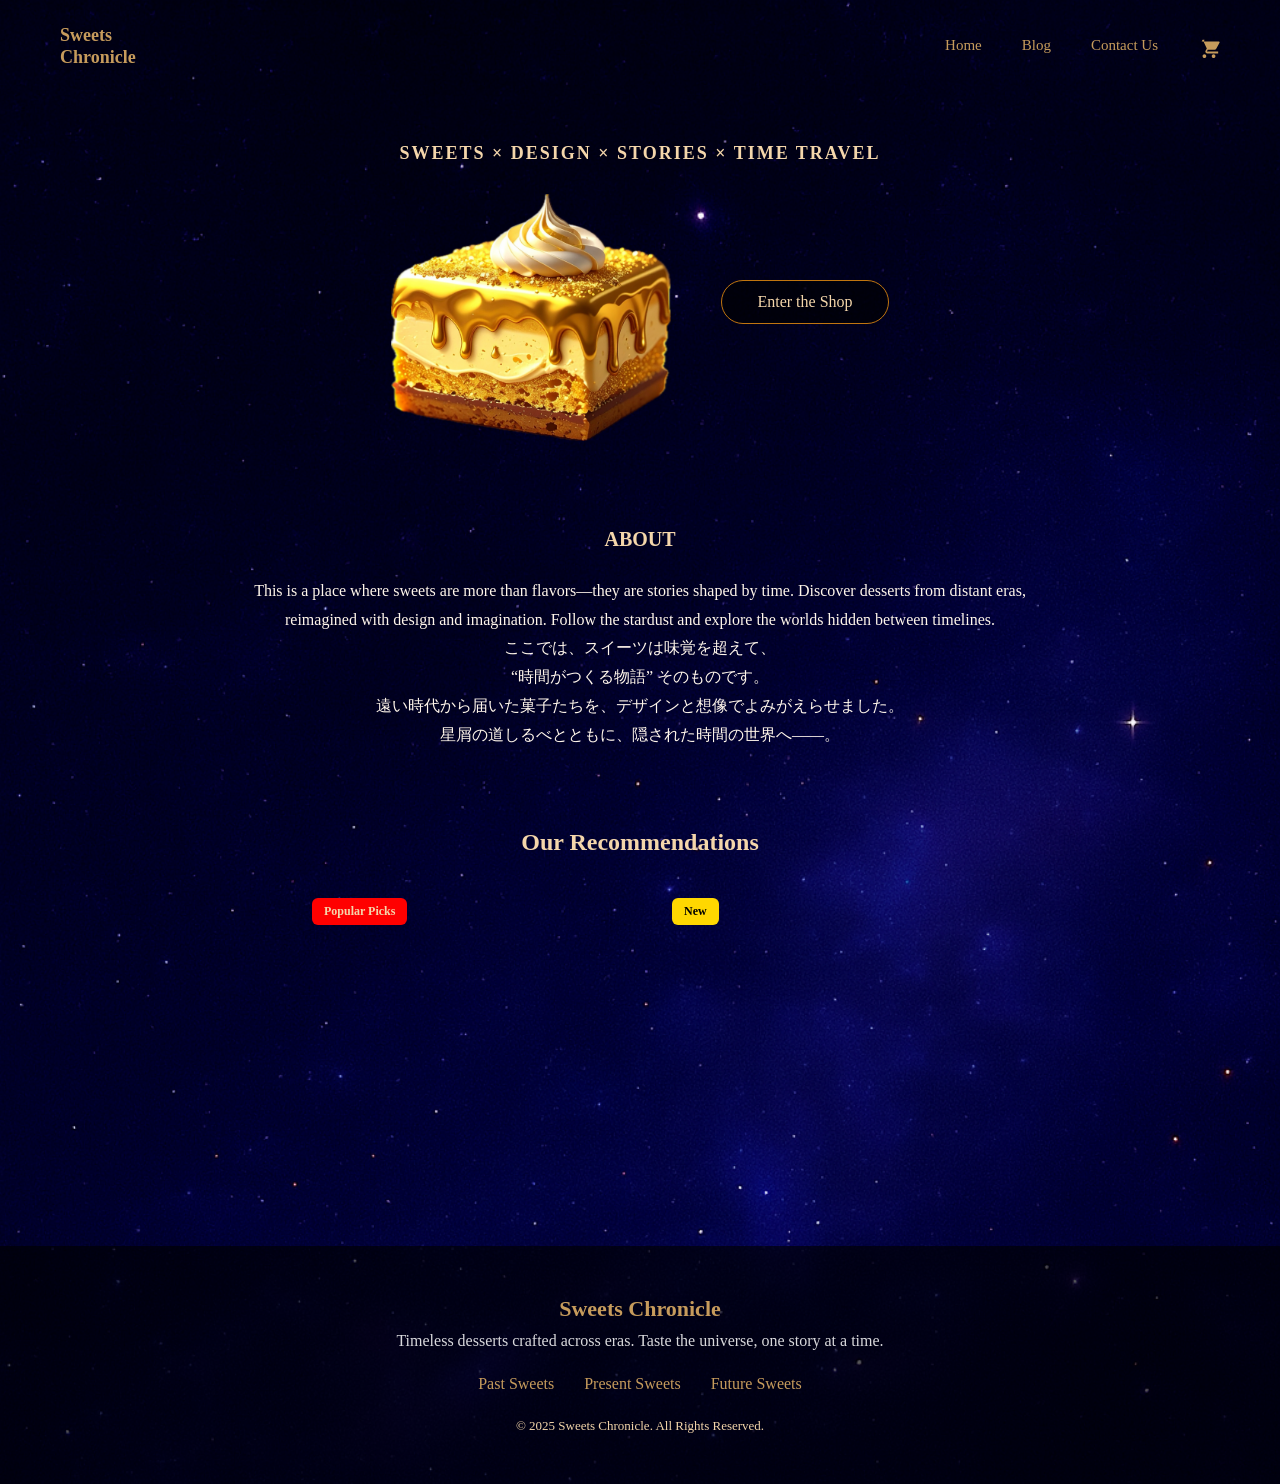
<file: index.html>
<!DOCTYPE html>
<html lang="en">

<head>
    <meta charset="UTF-8" />
    <meta name="viewport" content="width=device-width, initial-scale=1.0" />
    <title>Sweets Chronicle</title>
    <link rel="stylesheet" href="style.css" />
</head>

<body>
    <header>
        <nav class="top-menu">
            <div class="logo">Sweets<br>Chronicle</div>

            <!-- Mobile Menu Button -->
            <div class="menu-btn" id="menu-btn">☰</div>

            <ul id="navMenu">
                <li><a href="index.html">Home</a></li>
                <li><a href="blog.html">Blog</a></li>
                <li><a href="contact.html">Contact Us</a></li>
                <li>
                    <a href="cart.html" class="cart-link" aria-label="Cart">
                        <svg class="cart-icon" viewBox="0 0 24 24" aria-hidden="true">
                            <path d="M7 4h-2l-1 2h2l3.6 7.6-1.35 2.45
                                c-.16.28-.25.61-.25.95
                                0 1.1.9 2 2 2h12v-2h-12
                                c-.14 0-.25-.11-.25-.25l.03-.12.9-1.63h7.45
                                c.75 0 1.41-.41 1.75-1.03l3.58-6.49
                                c.08-.14.12-.31.12-.48
                                0-.55-.45-1-1-1h-16zm0 16
                                c-1.1 0-1.99.9-1.99 2
                                s.89 2 1.99 2
                                2-.9 2-2-.9-2-2-2zm10
                                0c-1.1 0-1.99.9-1.99 2
                                s.89 2 1.99 2
                                2-.9 2-2-.9-2-2-2z" />
                        </svg>
                    </a>
                </li>
            </ul>
        </nav>

        <h1 class="main-title">SWEETS × DESIGN × STORIES × TIME TRAVEL</h1>

        <div class="hero">
            <img src="Image/Cake.PNG" alt="Golden Cake" class="cake-img">
            <a href="blog.html" class="btn-enter">Enter the Shop</a>
        </div>
    </header>

    <section class="about">
        <h2>ABOUT</h2>
        <p>
            This is a place where sweets are more than flavors—they are stories shaped by time.
            Discover desserts from distant eras, reimagined with design and imagination.
            Follow the stardust and explore the worlds hidden between timelines.
        </p>

        <p class="jp">
            ここでは、スイーツは味覚を超えて、<br>
            “時間がつくる物語” そのものです。<br>
            遠い時代から届いた菓子たちを、デザインと想像でよみがえらせました。<br>
            星屑の道しるべとともに、隠された時間の世界へ——。
        </p>
    </section>

    <section class="recommend">
        <h2>Our Recommendations</h2>

        <div class="items">
            <div class="item">
                <div class="label red">Popular Picks</div>
            

            <div class="slider">
                <img src="Image/Popular Picks.jpg" alt="Popular1">
                <img src="Images/futuresweets2.jpg" alt="Popular2">
                <img src="Images/presentsweets1.jpg" alt="Popular3">
            </div>
            </div>

            <div class="item">
                <div class="label gold">New</div>

            <div class="slider">
                <img src="Images/presentsweets7.jpg" alt="FreshlyAdded1">
                <img src="Images/futuresweets4.jpg" alt="FreshlyAdded2">
                <img src="Images/futuresweets5.jpg" alt="FreshlyAdded3">
            </div>
            </div>
        </div>
    </section>

    <!-- FOOTER -->
    <footer>
        <div class="footer-inner">
            <div class="footer-title">Sweets Chronicle</div>
            <p class="footer-desc">
                Timeless desserts crafted across eras.
                Taste the universe, one story at a time.
            </p>

            <div class="footer-links">
                <a href="pastsweets.html">Past Sweets</a>
                <a href="presentsweets.html">Present Sweets</a>
                <a href="futuresweets.html">Future Sweets</a>
            </div>

            <p class="copyright">
                © 2025 Sweets Chronicle. All Rights Reserved.
            </p>
        </div>
    </footer>

    <!-- Mobile Menu Toggle Script -->
    <script>
  document.addEventListener("DOMContentLoaded", function () {
    const btn = document.getElementById("menu-btn");
    const menu = document.querySelector(".top-menu");

    if (!btn || !menu) {
      console.log("menu-btn or top-menu NOT found");
      return;
    }

    btn.addEventListener("click", function () {
      menu.classList.toggle("active");
      console.log("clicked");
    });
  });
</script>
</body>
</html>
</file>
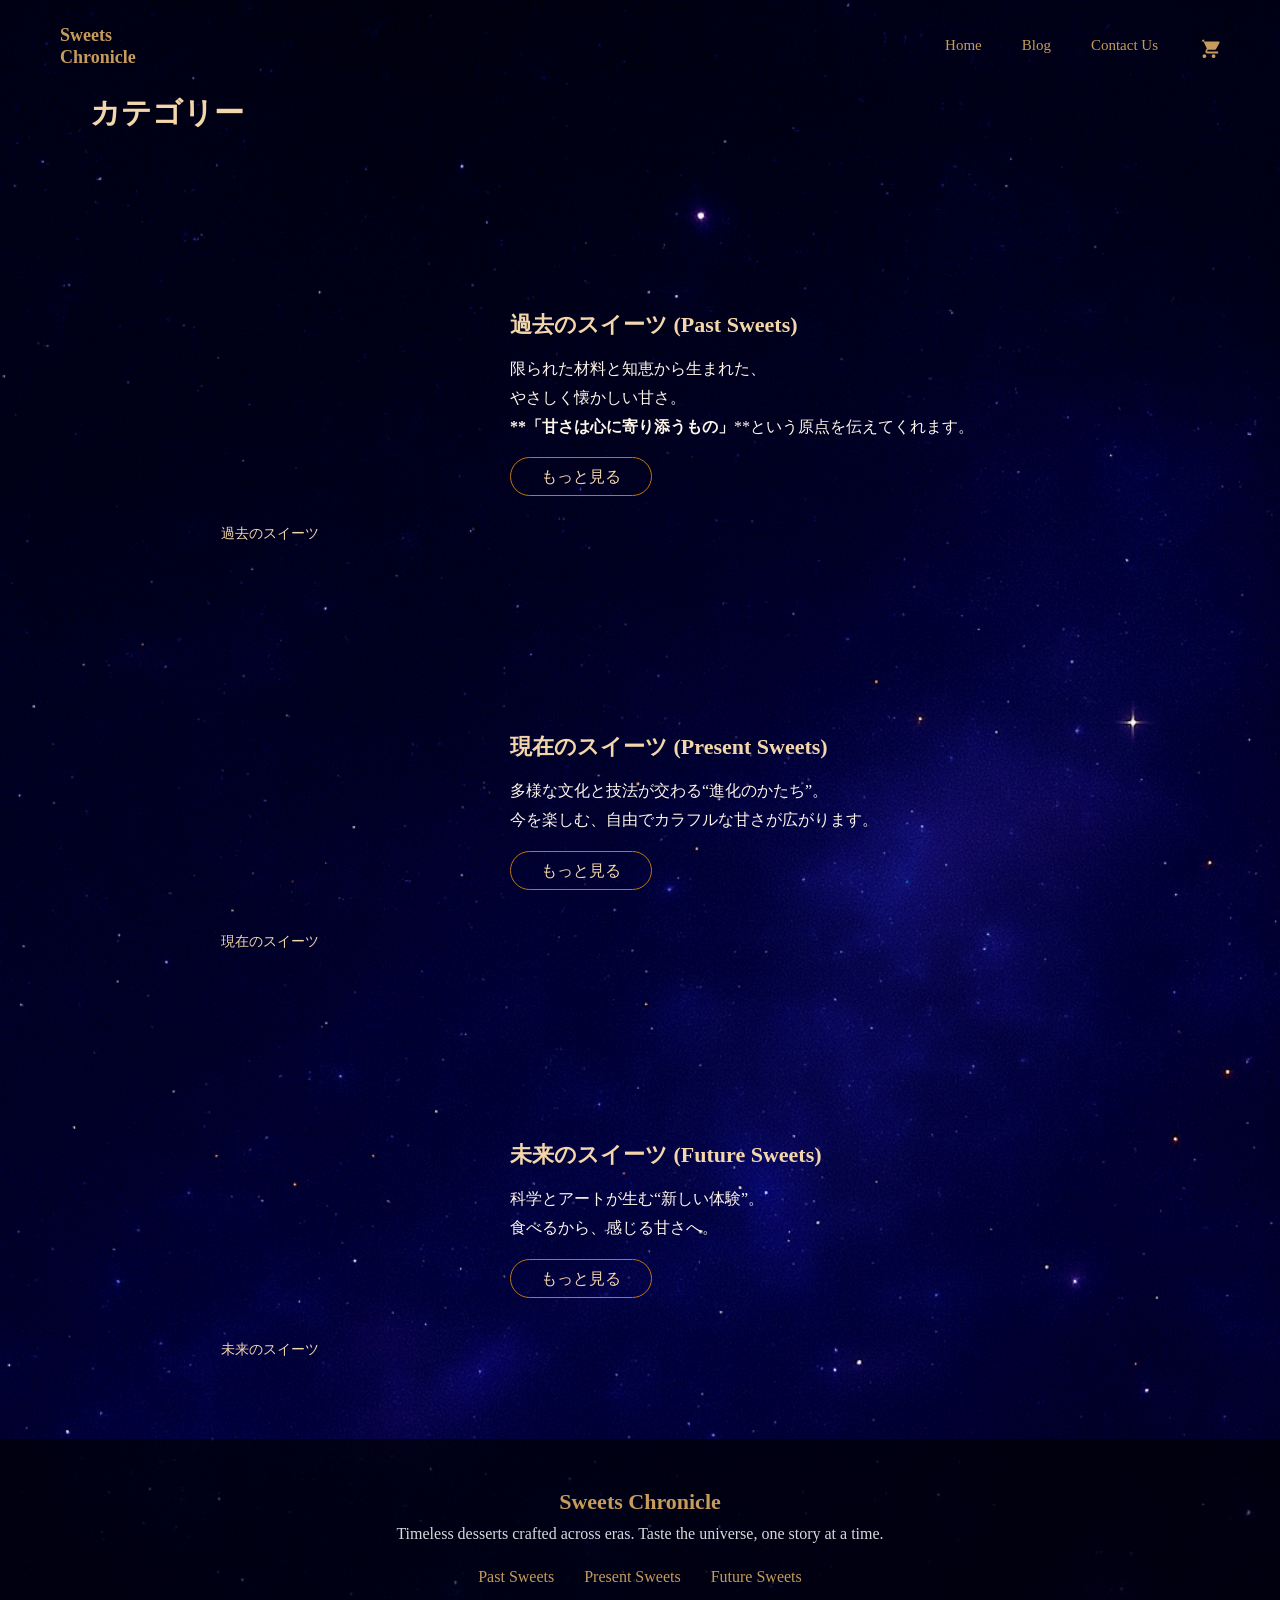
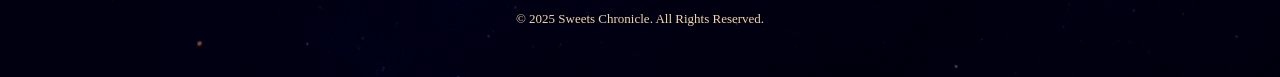
<file: blog.html>
<!DOCTYPE html>
<html lang="en">
<head>
    <meta charset="UTF-8" />
    <meta name="viewport" content="width=device-width, initial-scale=1.0" />
    <title>Sweets Chronicle</title>
    <link rel="stylesheet" href="style.css" />
</head>

<body>
    <header>
        <nav class="top-menu">
            <div class="logo">Sweets<br>Chronicle</div>

            <!-- Mobile Menu Button -->
            <div class="menu-btn" id="menu-btn">☰</div>

            <ul id="navMenu">
                <li><a href="index.html">Home</a></li>
                <li><a href="blog.html">Blog</a></li>
                <li><a href="contact.html">Contact Us</a></li>
                <li>
                    <a href="cart.html" class="cart-link" aria-label="Cart">
                        <svg class="cart-icon" viewBox="0 0 24 24" aria-hidden="true">
                            <path d="M7 4h-2l-1 2h2l3.6 7.6-1.35 2.45
                                c-.16.28-.25.61-.25.95
                                0 1.1.9 2 2 2h12v-2h-12
                                c-.14 0-.25-.11-.25-.25l.03-.12.9-1.63h7.45
                                c.75 0 1.41-.41 1.75-1.03l3.58-6.49
                                c.08-.14.12-.31.12-.48
                                0-.55-.45-1-1-1h-16zm0 16
                                c-1.1 0-1.99.9-1.99 2
                                s.89 2 1.99 2
                                2-.9 2-2-.9-2-2-2zm10
                                0c-1.1 0-1.99.9-1.99 2
                                s.89 2 1.99 2
                                2-.9 2-2-.9-2-2-2z" />
                        </svg>
                    </a>
                </li>
            </ul>
        </nav>
    </header>

    <main class="blog">
        <h2 class="category-title">カテゴリー</h2>

        <!-- Past -->
        <section class="blog-section">
            <div class="image-box">
                <div class="slider">
                <img src="Images/pastsweets.jpg" alt="過去のスイーツ1">
                <img src="Images/pastsweets3.jpg" alt="過去のスイーツ2">
                <img src="Images/pastsweets7.jpg" alt="過去のスイーツ3">
                </div>
                <p class="image-label">過去のスイーツ</p>
            </div>
            <div class="text-box">
                <h3>過去のスイーツ (Past Sweets)</h3>
                <p>限られた材料と知恵から生まれた、<br>
                    やさしく懐かしい甘さ。<br>
                    <strong>**「甘さは心に寄り添うもの」</strong>**という原点を伝えてくれます。
                </p>
                <a href="pastsweets.html" class="more-btn">もっと見る</a>
            </div>
        </section>

         <!-- Present -->
         <section class="blog-section">
            <div class="image-box">
                <div class="slider">
                <img src="Images/presentsweets.jpg" alt="現在のスイーツ1">
                <img src="Images/presentsweets6.jpg" alt="現在のスイーツ2">
                <img src="Images/presentsweets8.jpg" alt="現在のスイーツ3">
                </div>
                <p class="image-label">現在のスイーツ</p>
            </div>
            <div class="text-box">
                <h3>現在のスイーツ (Present Sweets)</h3>
                <p>多様な文化と技法が交わる“進化のかたち”。<br>
                    今を楽しむ、自由でカラフルな甘さが広がります。
                </p>
                <a href="presentsweets.html" class="more-btn">もっと見る</a>
            </div>
        </section>
        
        <!-- Future -->
        <section class="blog-section">
            <div class="image-box">
                <div class="slider">
                <img src="Images/futuresweets.jpg" alt="未来のスイーツ1">
                <img src="Images/futuresweets6.jpg" alt="未来のスイーツ2">
                <img src="Images/futuresweets7.jpg" alt="未来のスイーツ3">
                </div>

                <p class="image-label">未来のスイーツ</p>
            </div>
            <div class="text-box">
                <h3>未来のスイーツ (Future Sweets)</h3>
                <p>科学とアートが生む“新しい体験”。<br>
                    食べるから、<strorng>感じる甘さ</strorng>へ。
                </p>
                <a href="futuresweets.html" class="more-btn">もっと見る</a>
            </div>
        </section>
    </main>
    
    

    <!-- FOOTER -->
    <footer>
        <div class="footer-inner">
            <div class="footer-title">Sweets Chronicle</div>
            <p class="footer-desc">
                Timeless desserts crafted across eras.  
                Taste the universe, one story at a time.
            </p>

            <div class="footer-links">
              <a href="pastsweets.html">Past Sweets</a>
                <a href="presentsweets.html">Present Sweets</a>
                <a href="futuresweets.html">Future Sweets</a>
            </div>

            <p class="copyright">
                © 2025 Sweets Chronicle. All Rights Reserved.
            </p>
        </div>
    </footer>

    <!-- Mobile Menu Toggle Script -->
    <script>
  document.addEventListener("DOMContentLoaded", () => {
    const btn = document.getElementById("menu-btn");
    const menu = document.querySelector(".top-menu");

    if (btn && menu) {
      btn.addEventListener("click", () => {
        menu.classList.toggle("active");
      });
    }
  });
</script>

</body>
</html>
</file>
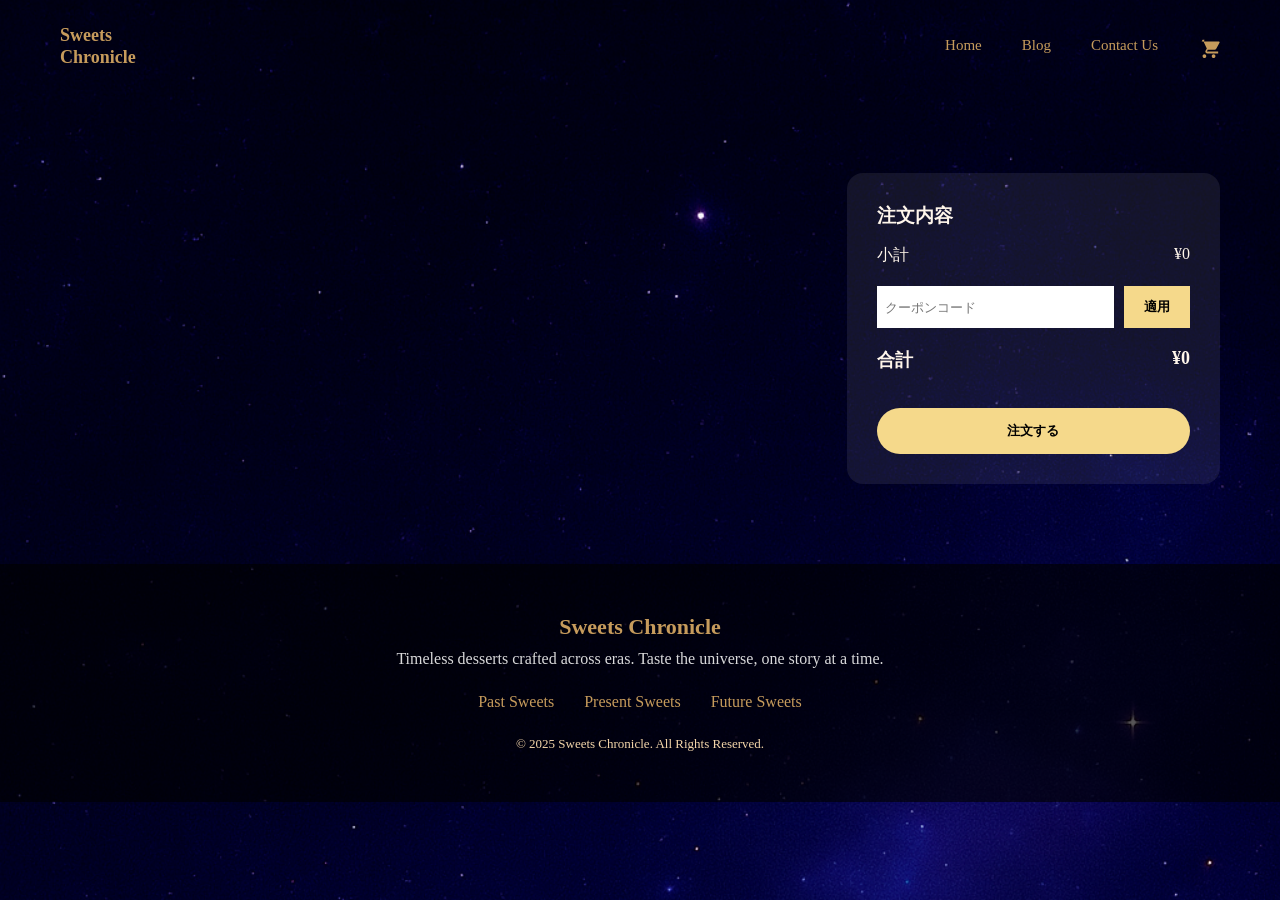
<file: cart.html>
<!DOCTYPE html>
<html lang="en">
<head>
    <meta charset="UTF-8" />
    <meta name="viewport" content="width=device-width, initial-scale=1.0" />
    <title>Sweets Chronicle</title>
    <link rel="stylesheet" href="style.css" />
    <link
  rel="stylesheet"
  href="https://cdnjs.cloudflare.com/ajax/libs/font-awesome/6.5.1/css/all.min.css"
/>
</head>

<body>
    <header>
        <nav class="top-menu">
            <div class="logo">Sweets<br>Chronicle</div>

            <!-- Mobile Menu Button -->
            <div class="menu-btn" id="menu-btn">☰</div>

            <ul id="navMenu">
                <li><a href="index.html">Home</a></li>
                <li><a href="blog.html">Blog</a></li>
                <li><a href="contact.html">Contact Us</a></li>
                <li>
                    <a href="cart.html" class="cart-link" aria-label="Cart">
                        <svg class="cart-icon" viewBox="0 0 24 24" aria-hidden="true">
                            <path d="M7 4h-2l-1 2h2l3.6 7.6-1.35 2.45
                                c-.16.28-.25.61-.25.95
                                0 1.1.9 2 2 2h12v-2h-12
                                c-.14 0-.25-.11-.25-.25l.03-.12.9-1.63h7.45
                                c.75 0 1.41-.41 1.75-1.03l3.58-6.49
                                c.08-.14.12-.31.12-.48
                                0-.55-.45-1-1-1h-16zm0 16
                                c-1.1 0-1.99.9-1.99 2
                                s.89 2 1.99 2
                                2-.9 2-2-.9-2-2-2zm10
                                0c-1.1 0-1.99.9-1.99 2
                                s.89 2 1.99 2
                                2-.9 2-2-.9-2-2-2z" />
                        </svg>
                    </a>
                </li>
            </ul>
        </nav>
    </header>

    <!-- CART SECTION -->
    <section class="cart">
  <div class="cart-items">
    <!-- ITEMS APPEAR HERE -->
  </div>

  <aside class="order-summary">
    <h3>注文内容</h3>

    <div class="summary-row">
      <span>小計</span>
      <span id="subtotal">¥0</span>
    </div>

      <div class="coupon">
      <input type="text" placeholder="クーポンコード">
      <button>適用</button>
      </div>
      
    <div class="summary-row total">
      <span>合計</span>
      <span id="total">¥0</span>
    </div>

    <button class="checkout-btn">注文する</button>
  </aside>
</section>

<script src="cart.js"></script>

    <!-- FOOTER -->
    <footer>
        <div class="footer-inner">
            <div class="footer-title">Sweets Chronicle</div>
            <p class="footer-desc">
                Timeless desserts crafted across eras.  
                Taste the universe, one story at a time.
            </p>

            <div class="footer-links">
               <a href="pastsweets.html">Past Sweets</a>
                <a href="presentsweets.html">Present Sweets</a>
                <a href="futuresweets.html">Future Sweets</a>
            </div>

            <p class="copyright">
                © 2025 Sweets Chronicle. All Rights Reserved.
            </p>
        </div>
    </footer>

    <!-- Mobile Menu Toggle Script -->
    <script src="cart.js"> </script>
    <script>
document.addEventListener("DOMContentLoaded", () => {
  const btn = document.getElementById("menu-btn");
  const menu = document.querySelector("header nav");

  if (!btn || !menu) return;

  btn.addEventListener("click", () => {
    menu.classList.toggle("active");
  });
});
</script>
</body>
</html>
</file>
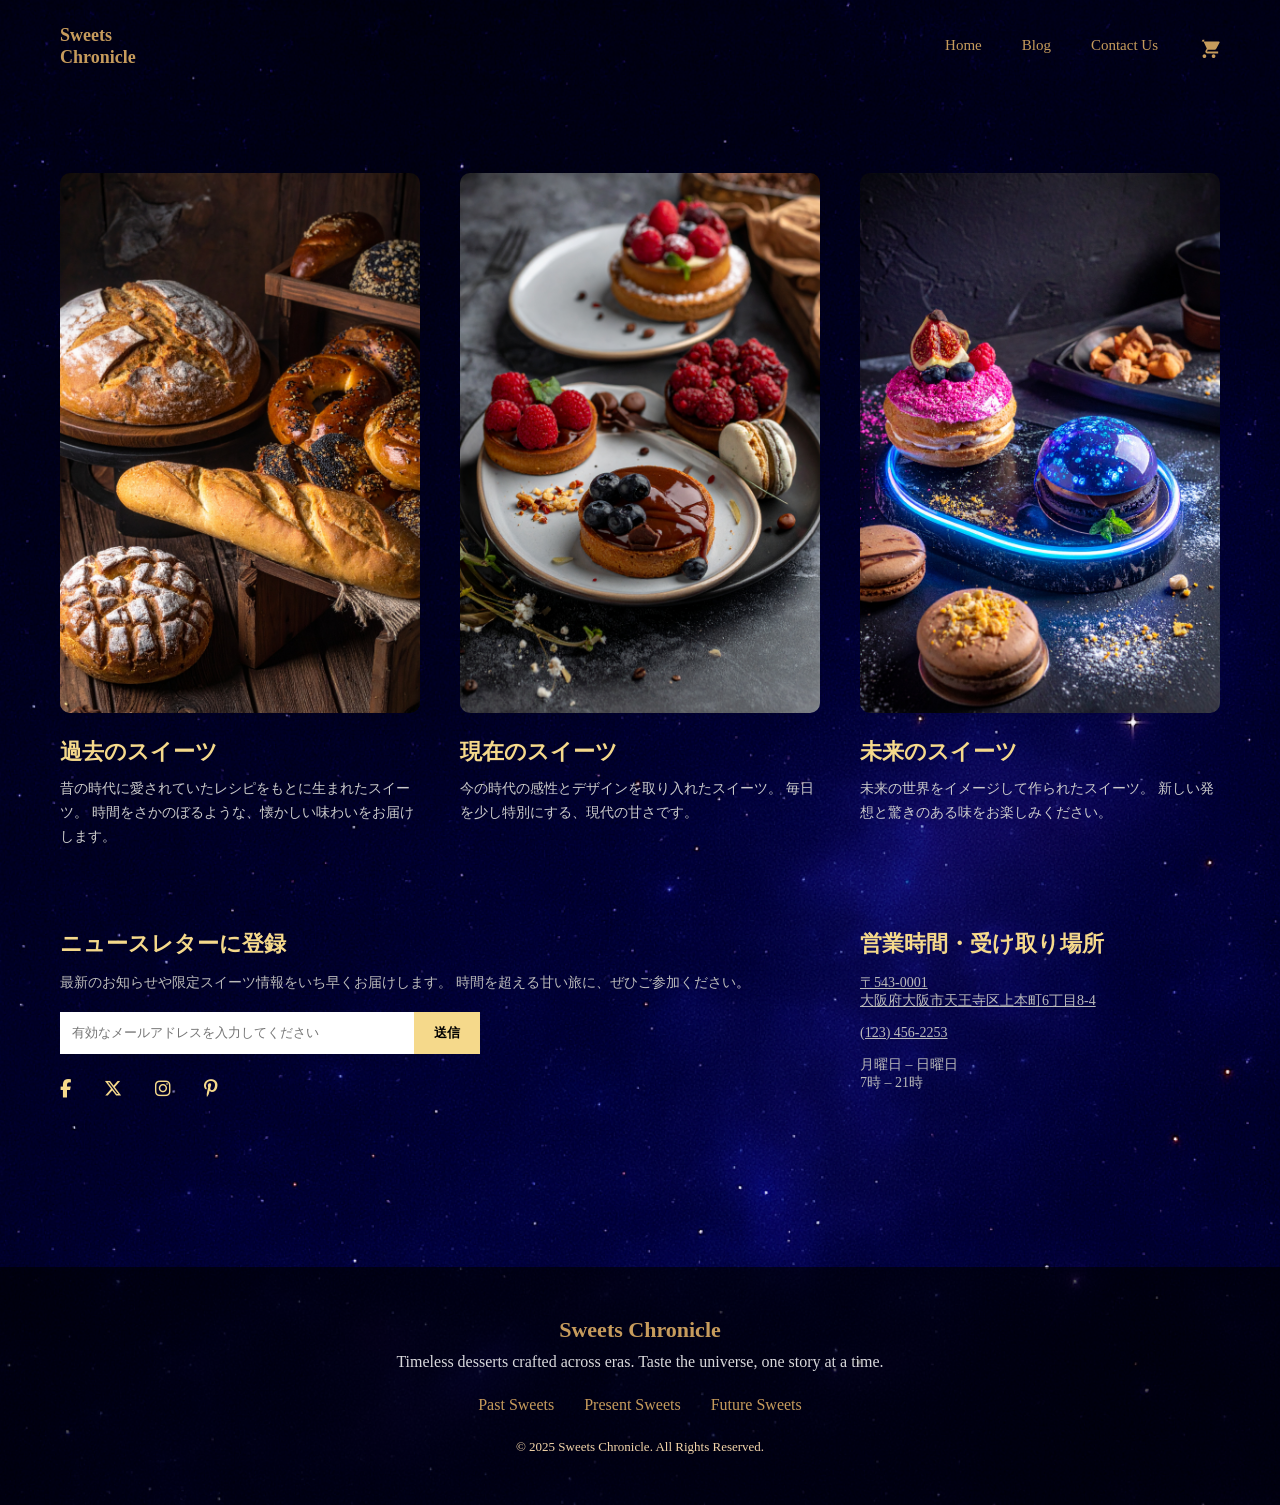
<file: contact.html>
<!DOCTYPE html>
<html lang="en">
<head>
    <meta charset="UTF-8" />
    <meta name="viewport" content="width=device-width, initial-scale=1.0" />
    <title>Sweets Chronicle</title>
    <link rel="stylesheet" href="style.css" />
    <link rel="stylesheet" href="https://cdnjs.cloudflare.com/ajax/libs/font-awesome/6.5.1/css/all.min.css">
</head>

<body>
    <header>
        <nav class="top-menu">
            <div class="logo">Sweets<br>Chronicle</div>

            <!-- Mobile Menu Button -->
            <div class="menu-btn" id="menu-btn">☰</div>

            <ul id="navMenu">
                <li><a href="index.html">Home</a></li>
                <li><a href="blog.html">Blog</a></li>
                <li><a href="contact.html">Contact Us</a></li>
                <li>
                  <a href="cart.html" class="cart-link" aria-label="Cart">
                        <svg class="cart-icon" viewBox="0 0 24 24" aria-hidden="true">
                            <path d="M7 4h-2l-1 2h2l3.6 7.6-1.35 2.45
                                c-.16.28-.25.61-.25.95
                                0 1.1.9 2 2 2h12v-2h-12
                                c-.14 0-.25-.11-.25-.25l.03-.12.9-1.63h7.45
                                c.75 0 1.41-.41 1.75-1.03l3.58-6.49
                                c.08-.14.12-.31.12-.48
                                0-.55-.45-1-1-1h-16zm0 16
                                c-1.1 0-1.99.9-1.99 2
                                s.89 2 1.99 2
                                2-.9 2-2-.9-2-2-2zm10
                                0c-1.1 0-1.99.9-1.99 2
                                s.89 2 1.99 2
                                2-.9 2-2-.9-2-2-2z" />
                        </svg>
                    </a>
                </li>
            </ul>
        </nav>
    </header>

    <section class="contact-section">



  <!-- Cards -->

  <div class="cards">

    <div class="card">
      <a href="pastsweets.html">
      <img src="Images/contactpast.jpg" alt="Past Sweets">

      <h3>過去のスイーツ</h3>
</a>
      <p>
昔の時代に愛されていたレシピをもとに生まれたスイーツ。
時間をさかのぼるような、懐かしい味わいをお届けします。
</p>
    </div>



    <div class="card">
      <a href="presentsweets.html">
      <img src="Images/contactpresent.jpg" alt="Present Sweets">

      <h3>現在のスイーツ</h3>
</a>
      <p>
今の時代の感性とデザインを取り入れたスイーツ。
毎日を少し特別にする、現代の甘さです。
</p>

    </div>



    <div class="card">
      <a href="futuresweets.html">
      <img src="Images/contactfuture.jpg" alt="Future Sweets">

      <h3>未来のスイーツ</h3>
</a>
      <p>
未来の世界をイメージして作られたスイーツ。
新しい発想と驚きのある味をお楽しみください。
</p>

    </div>

  </div>



  <!-- Bottom Area -->

  <div class="bottom-area">



    <!-- Newsletter -->

    <div class="newsletter">

      <h4>ニュースレターに登録</h4>

      <p>
最新のお知らせや限定スイーツ情報をいち早くお届けします。
時間を超える甘い旅に、ぜひご参加ください。
</p>

      <form>

        <input type="email" placeholder="有効なメールアドレスを入力してください">
        <button type="submit">送信</button>
      </form>



    <div class="social">
  <a href="https://www.facebook.com/" target="_blank" aria-label="Facebook">
    <i class="fab fa-facebook-f"></i>
  </a>

  <a href="https://twitter.com/" target="_blank" aria-label="Twitter">
    <i class="fab fa-x-twitter"></i>
  </a>

  <a href="https://www.instagram.com/" target="_blank" aria-label="Instagram">
    <i class="fab fa-instagram"></i>
  </a>

  <a href="https://www.pinterest.com/" target="_blank" aria-label="Pinterest">
    <i class="fab fa-pinterest-p"></i>
  </a>
</div>

    </div>



    <!-- Info -->

    <div class="info">

<h4>営業時間・受け取り場所</h4>

      <p class="link">〒543-0001 <br>
        大阪府大阪市天王寺区上本町6丁目8-4</p>

      <p class="link">(123) 456-2253</p>

      <p>

        月曜日 – 日曜日<br>

        7時 – 21時

      </p>

    </div>



  </div>



</section>



    <!-- FOOTER -->
    <footer>
        <div class="footer-inner">
            <div class="footer-title">Sweets Chronicle</div>
            <p class="footer-desc">
                Timeless desserts crafted across eras.  
                Taste the universe, one story at a time.
            </p>

            <div class="footer-links">
               <a href="pastsweets.html">Past Sweets</a>
                <a href="presentsweets.html">Present Sweets</a>
                <a href="futuresweets.html">Future Sweets</a>
            </div>

            <p class="copyright">
                © 2025 Sweets Chronicle. All Rights Reserved.
            </p>
        </div>
    </footer>

    <!-- Mobile Menu Toggle Script -->
    <script>
  document.addEventListener("DOMContentLoaded", () => {
    const btn = document.getElementById("menu-btn");
    const menu = document.querySelector(".top-menu");

    if (btn && menu) {
      btn.addEventListener("click", () => {
        menu.classList.toggle("active");
      });
    }
  });
</script>

</body>
</html>
</file>
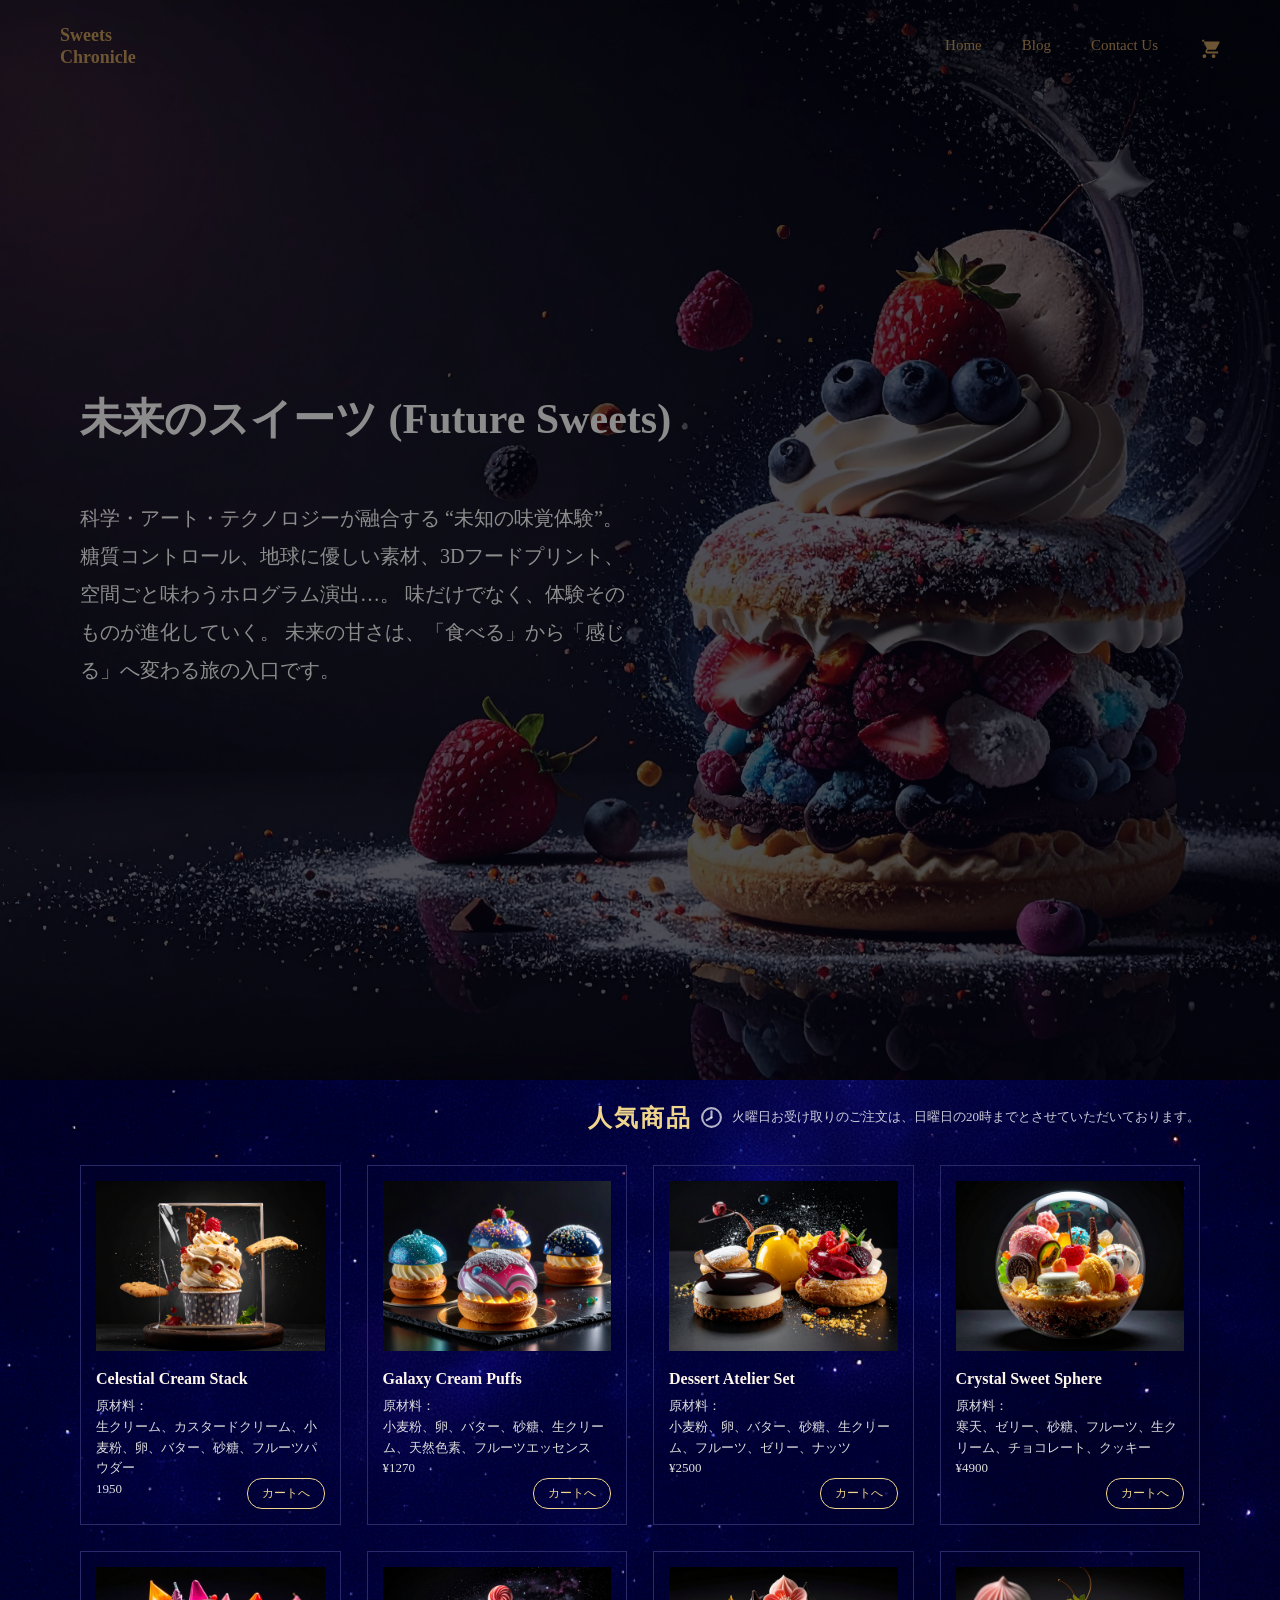
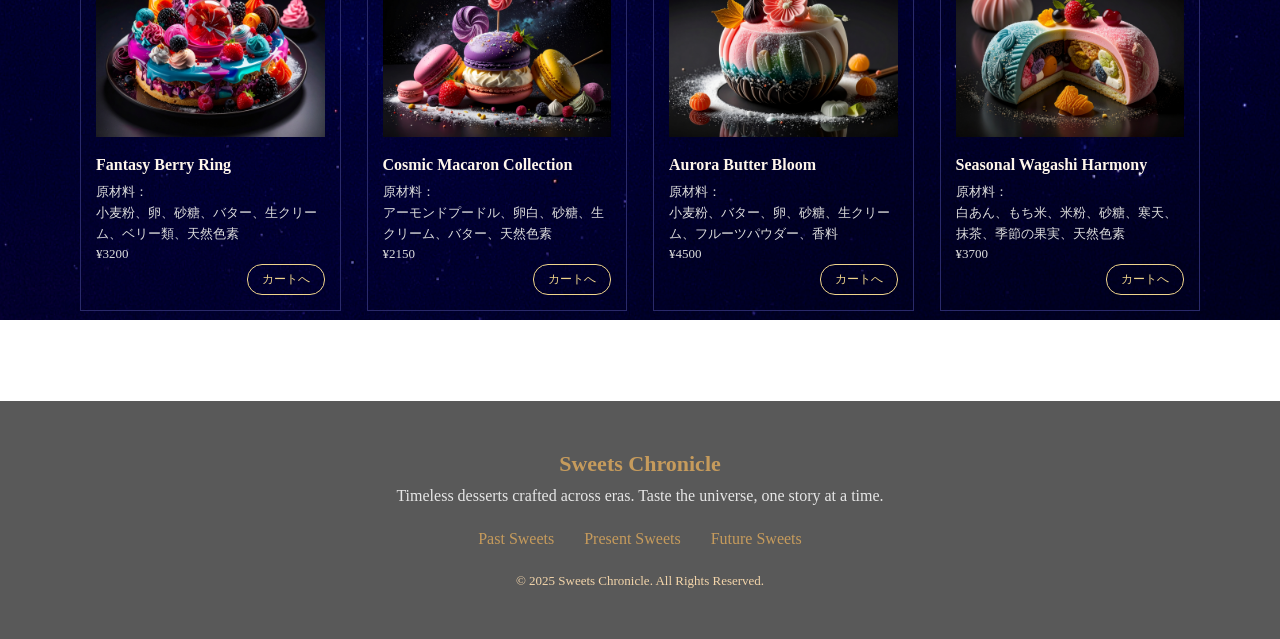
<file: futuresweets.html>
<!DOCTYPE html>
<html lang="en">

<head>
    <meta charset="UTF-8" />
    <meta name="viewport" content="width=device-width, initial-scale=1.0" />
    <title>Sweets Chronicle</title>
    <link rel="stylesheet" href="style.css" />
</head>

<body>
    <section class="ordermenufuture">
       <div class="ordermenu-overlay"></div>
    <header class="ordermenu-header">
        <nav class="top-menu">
            <div class="logo">Sweets<br>Chronicle</div>

            <!-- Mobile Menu Button -->
            <div class="menu-btn" id="menu-btn">☰</div>

            <ul id="navMenu">
                <li><a href="index.html">Home</a></li>
                <li><a href="blog.html">Blog</a></li>
                <li><a href="contact.html">Contact Us</a></li>
                <li>
                    <a href="cart.html" class="cart-link" aria-label="Cart">
                        <svg class="cart-icon" viewBox="0 0 24 24" aria-hidden="true">
                            <path d="M7 4h-2l-1 2h2l3.6 7.6-1.35 2.45
                                c-.16.28-.25.61-.25.95
                                0 1.1.9 2 2 2h12v-2h-12
                                c-.14 0-.25-.11-.25-.25l.03-.12.9-1.63h7.45
                                c.75 0 1.41-.41 1.75-1.03l3.58-6.49
                                c.08-.14.12-.31.12-.48
                                0-.55-.45-1-1-1h-16zm0 16
                                c-1.1 0-1.99.9-1.99 2
                                s.89 2 1.99 2
                                2-.9 2-2-.9-2-2-2zm10
                                0c-1.1 0-1.99.9-1.99 2
                                s.89 2 1.99 2
                                2-.9 2-2-.9-2-2-2z" />
                        </svg>
                    </a>
                </li>
            </ul>
        </nav>
    </header>

    <!-- ORDERMENU SECTION -->
        <div class="ordermenu-content">

            <h2>未来のスイーツ (Future Sweets)</h2> <br><br>
            <p> 
                科学・アート・テクノロジーが融合する “未知の味覚体験”。
                糖質コントロール、地球に優しい素材、3Dフードプリント、
                空間ごと味わうホログラム演出…。
                味だけでなく、体験そのものが進化していく。
                未来の甘さは、「食べる」から「感じる」へ変わる旅の入口です。
            </p>
        </div>
        </section>
    <!-- POPULAR TITLE BAR -->
    <section class="popular-bar">
        <h2>人気商品</h2>
        
        <div class="notice">
        <p class="inline-text">
            <svg class="inline-icon" viewBox="0 0 24 24" aria-hidden="true">
                <circle cx="12" cy="12" r="9" fill="none" stroke="currentColor" stroke-width="2" />
                <line x1="12" y1="12" x2="7.5" y2="14.5" stroke="currentColor" stroke-width="2" stroke-linecap="round" />
                <line x1="12" y1="12" x2="12" y2="6" stroke="currentColor" stroke-width="2" stroke-linecap="round" />
            </svg>
                火曜日お受け取りのご注文は、日曜日の20時までとさせていただいております。
        </p>
        </div>
        </section>
        
        <!-- PRODUCTS -->
         <section class="products">
            <div class="product-grid">
            <!-- 8 PRODUCT BOXES -->
            <div class="product-card">
                <img src="Images/futuresweets1.jpg">
                    <h4 class="product-name">Celestial Cream Stack</h4>
                    <p class="ingredients">原材料： <br>
                    生クリーム、カスタードクリーム、小麦粉、卵、バター、砂糖、フルーツパウダー</p>
                    <p class="product-price">1950</p>
                    <a href="cart.html"
                    class="cart-btn"
                    data-id="future01"
                    data-name="Celestial Cream Stack"
                    data-price="1950"
                    data-image="Images/futuresweets1.jpg">カートへ
                </a>
                </div>

            <div class="product-card">
                <img src="Images/futuresweets2.jpg">
                    <h4 class="product-name">Galaxy Cream Puffs</h4>
                    <p class="ingredients">原材料： <br>
                    小麦粉、卵、バター、砂糖、生クリーム、天然色素、フルーツエッセンス</p>
                    <p class="product-price">¥1270</p>
                   <a href="cart.html"
                    class="cart-btn"
                    data-id="future02"
                    data-name="Galaxy Cream Puffs"
                    data-price="1270"
                    data-image="Images/futuresweets2.jpg">カートへ
                </a>
                </div>

            <div class="product-card">
                <img src="Images/futuresweets3.jpg">
                    <h4 class="product-name">Dessert Atelier Set</h4>
                    <p class="ingredients">原材料： <br>
                    小麦粉、卵、バター、砂糖、生クリーム、フルーツ、ゼリー、ナッツ</p>
                    <p class="product-price">¥2500</p>
                    <a href="cart.html"
                    class="cart-btn"
                    data-id="future03"
                    data-name="Dessert Atelier Set"
                    data-price="2500"
                    data-image="Images/futuresweets3.jpg">カートへ
                </a>
                </div>

            <div class="product-card">
                <img src="Images/futuresweets4.jpg">
                    <h4 class="product-name">Crystal Sweet Sphere</h4>
                   <p class="ingredients">原材料： <br>
                     寒天、ゼリー、砂糖、フルーツ、生クリーム、チョコレート、クッキー</p>
                     <p class="product-price">¥4900</p>
                  <a href="cart.html"
                    class="cart-btn"
                    data-id="future04"
                    data-name="Crystal Sweet Sphere"
                    data-price="4900"
                    data-image="Images/futuresweets4.jpg">カートへ
                </a>
            </div>

            <div class="product-card">
                <img src="Images/futuresweets5.jpg">
                    <h4 class="product-name">Fantasy Berry Ring</h4>
                    <p class="ingredients">原材料： <br>
                    小麦粉、卵、砂糖、バター、生クリーム、ベリー類、天然色素</p>
                    <p class="product-price">¥3200</p>
                    <a href="cart.html"
                    class="cart-btn"
                    data-id="future05"
                    data-name="Fantasy Berry Ring"
                    data-price="3200"
                    data-image="Images/futuresweets5.jpg">カートへ
                </a>
                </div>

            <div class="product-card">
                <img src="Images/futuresweets6.jpg">
                    <h4 class="product-name">Cosmic Macaron Collection</h4>
                    <p class="ingredients">原材料： <br>
                    アーモンドプードル、卵白、砂糖、生クリーム、バター、天然色素</p>
                    <p class="product-price">¥2150</p>
                    <a href="cart.html"
                    class="cart-btn"
                    data-id="future06"
                    data-name="Cosmic Macaron Collection"
                    data-price="2150"
                    data-image="Images/futuresweets6.jpg">カートへ
                </a>
                </div>
            
            <div class="product-card">
                <img src="Images/futuresweets7.jpg">
                    <h4 class="product-name">Aurora Butter Bloom</h4>
                   <p class="ingredients">原材料： <br>
                    小麦粉、バター、卵、砂糖、生クリーム、フルーツパウダー、香料</p>
                    <p class="product-price">¥4500</p>
                    <a href="cart.html"
                    class="cart-btn"
                    data-id="future07"
                    data-name="Aurora Butter Bloom"
                    data-price="4500"
                    data-image="Images/futuresweets7.jpg">カートへ
                </a>
                </div>

            <div class="product-card">
                <img src="Images/futuresweets8.jpg">
                <div class="product-info">
                    <h4 class="product-name">Seasonal Wagashi Harmony</h4>
                    <p class="ingredients">原材料： <br>
                    白あん、もち米、米粉、砂糖、寒天、抹茶、季節の果実、天然色素</p>
                    <p class="product-price">¥3700</p>
                    <a href="cart.html"
                    class="cart-btn"
                    data-id="future08"
                    data-name="Seasonal Wagashi Harmony"
                    data-price="3700"
                    data-image="Images/futuresweets8.jpg">カートへ
                </a>
                </div>
        
        </div>
    </section>

    <!-- FOOTER -->
    <footer>
        <div class="footer-inner">
            <div class="footer-title">Sweets Chronicle</div>
            <p class="footer-desc">
                Timeless desserts crafted across eras.
                Taste the universe, one story at a time.
            </p>

            <div class="footer-links">
                <a href="pastsweets.html">Past Sweets</a>
                <a href="presentsweets.html">Present Sweets</a>
                <a href="futuresweets.html">Future Sweets</a>
            </div>

            <p class="copyright">
                © 2025 Sweets Chronicle. All Rights Reserved.
            </p>
        </div>
    </footer>

    <!-- Mobile Menu Toggle Script -->
    <script src="add-to-cart.js"> </script>
    <script>
document.addEventListener("DOMContentLoaded", () => {
  const btn = document.getElementById("menu-btn");
  const menu = document.querySelector("header nav");

  if (!btn || !menu) return;

  btn.addEventListener("click", () => {
    menu.classList.toggle("active");
  });
});
</script>
</body>

</html>
</file>
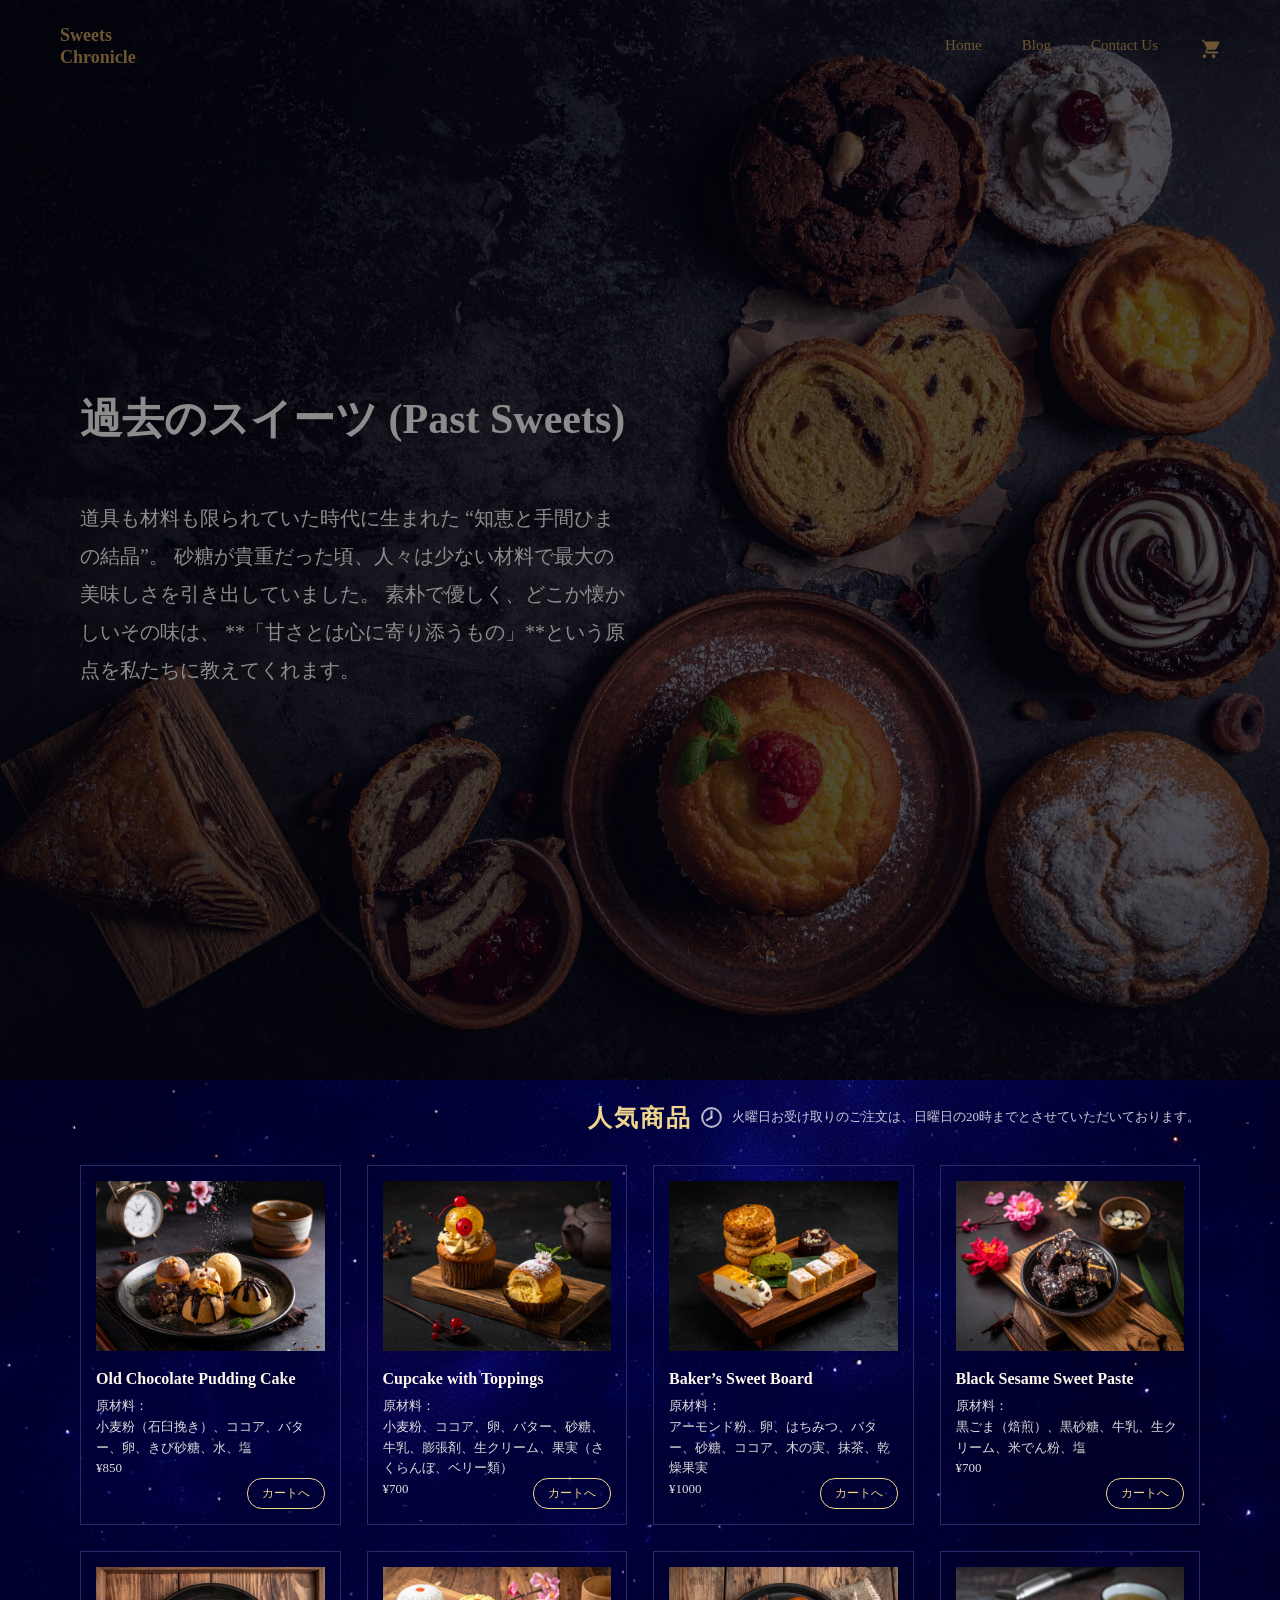
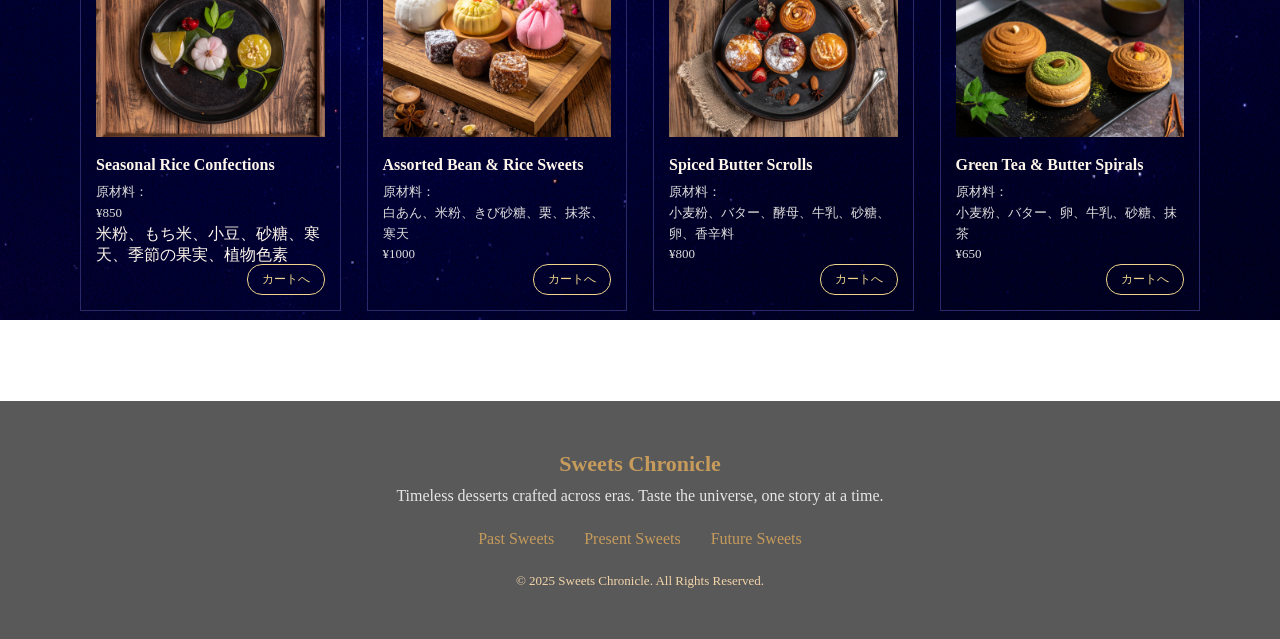
<file: pastsweets.html>
<!DOCTYPE html>
<html lang="en">

<head>
    <meta charset="UTF-8" />
    <meta name="viewport" content="width=device-width, initial-scale=1.0" />
    <title>Sweets Chronicle</title>
    <link rel="stylesheet" href="style.css" />
</head>

<body>
    <section class="ordermenu">
       <div class="ordermenu-overlay"></div>
    <header class="site-header ordermenu-header">
        <nav class="top-menu ordermenu-nav">
            <div class="logo">Sweets<br>Chronicle</div>

            <!-- Mobile Menu Button -->
            <div class="menu-btn" id="menu-btn">☰</div>

            <ul id="navMenu">
                <li><a href="index.html">Home</a></li>
                <li><a href="blog.html">Blog</a></li>
                <li><a href="contact.html">Contact Us</a></li>
                <li>
                    <a href="cart.html" class="cart-link" aria-label="Cart">
                        <svg class="cart-icon" viewBox="0 0 24 24" aria-hidden="true">
                            <path d="M7 4h-2l-1 2h2l3.6 7.6-1.35 2.45
                                c-.16.28-.25.61-.25.95
                                0 1.1.9 2 2 2h12v-2h-12
                                c-.14 0-.25-.11-.25-.25l.03-.12.9-1.63h7.45
                                c.75 0 1.41-.41 1.75-1.03l3.58-6.49
                                c.08-.14.12-.31.12-.48
                                0-.55-.45-1-1-1h-16zm0 16
                                c-1.1 0-1.99.9-1.99 2
                                s.89 2 1.99 2
                                2-.9 2-2-.9-2-2-2zm10
                                0c-1.1 0-1.99.9-1.99 2
                                s.89 2 1.99 2
                                2-.9 2-2-.9-2-2-2z" />
                        </svg>
                    </a>
                </li>
            </ul>
        </nav>
    </header>

    <!-- ORDERMENU SECTION -->
        <div class="ordermenu-content">

            <h2>過去のスイーツ (Past Sweets)</h2> <br><br>
            <p> 
                道具も材料も限られていた時代に生まれた
                “知恵と手間ひまの結晶”。
                砂糖が貴重だった頃、人々は少ない材料で最大の美味しさを引き出していました。
                素朴で優しく、どこか懐かしいその味は、
                **「甘さとは心に寄り添うもの」**という原点を私たちに教えてくれます。
            </p>
        </div>
        </section>
    <!-- POPULAR TITLE BAR -->
    <section class="popular-bar">
        <h2>人気商品</h2>
        
        <div class="notice">
        <p class="inline-text">
            <svg class="inline-icon" viewBox="0 0 24 24" aria-hidden="true">
                <circle cx="12" cy="12" r="9" fill="none" stroke="currentColor" stroke-width="2" />
                <line x1="12" y1="12" x2="7.5" y2="14.5" stroke="currentColor" stroke-width="2" stroke-linecap="round" />
                <line x1="12" y1="12" x2="12" y2="6" stroke="currentColor" stroke-width="2" stroke-linecap="round" />
            </svg>
                火曜日お受け取りのご注文は、日曜日の20時までとさせていただいております。
        </p>
        </div>
        </section>
        
        <!-- PRODUCTS -->
         <section class="products">
            <div class="product-grid">
            <!-- 8 PRODUCT BOXES -->
            <div class="product-card">
                <img src="Images/pastsweets1.jpg" alt="Old Chocolate Pudding Cake">
                    <h4 class="product-name">Old Chocolate Pudding Cake</h4>
                    <p class="ingredients">原材料： <br>
                    小麦粉（石臼挽き）、ココア、バター、卵、きび砂糖、水、塩</p>

                    <p class="product-price">¥850</p>
                    <a href="cart.html" 
                    class="cart-btn"
                    data-id="past01"
                    data-name="Old Chocolate Pudding Cake"
                    data-price="850"
                    data-image="Images/pastsweets1.jpg">
                    カートへ
                </a>
                </div>

            <div class="product-card">
                <img src="Images/pastsweets2.jpg">
                    <h4 class="product-name">Cupcake with Toppings</h4>
                    <p class="ingredients">原材料： <br>
                    小麦粉、ココア、卵、バター、砂糖、牛乳、膨張剤、生クリーム、果実（さくらんぼ、ベリー類）</p>
                    <p class="product-price">¥700</p>
                    <a href="cart.html"
                    class="cart-btn"
                    data-id="past02"
                    data-name="Cupcake with Toppings"
                    data-price="700"
                    data-image="Images/pastsweets2.jpg">カートへ
                </a>
                </div>

            <div class="product-card">
                <img src="Images/pastsweets3.jpg">
                    <h4 class="product-name">Baker’s Sweet Board</h4>
                    <p class="ingredients">原材料： <br>
                    アーモンド粉、卵、はちみつ、バター、砂糖、ココア、木の実、抹茶、乾燥果実</p>
                    <p class="product-price">¥1000</p>
                    <a href="cart.html"
                    class="cart-btn"
                    data-id="past03"
                    data-name="Baker’s Sweet Board"
                    data-price="1000"
                    data-image="Images/pastsweets3.jpg">カートへ
                </a>
                </div>

            <div class="product-card">
                <img src="Images/pastsweets4.jpg">
                    <h4 class="product-name">Black Sesame Sweet Paste</h4>
                   <p class="ingredients">原材料： <br>
                     黒ごま（焙煎）、黒砂糖、牛乳、生クリーム、米でん粉、塩</p>
                     <p class="product-price">¥700</p>
                    <a href="cart.html"
                    class="cart-btn"
                    data-id="past04"
                    data-name="Black Sesame Sweet Paste"
                    data-price="700"
                    data-image="Images/pastsweets4.jpg">カートへ
                </a>
            </div>

            <div class="product-card">
                <img src="Images/pastsweets5.jpg">
                    <h4 class="product-name">Seasonal Rice Confections</h4>
                    <p class="ingredients">原材料： <br>
                    <p class="product-price">¥850</p>
                    米粉、もち米、小豆、砂糖、寒天、季節の果実、植物色素 </p>
                    <a href="cart.html"
                    class="cart-btn"
                    data-id="past05"
                    data-name="Seasonal Rice Confections"
                    data-price="850"
                    data-image="Images/pastsweets5.jpg">カートへ
                </a>
                </div>

            <div class="product-card">
                <img src="Images/pastsweets6.jpg">
                    <h4 class="product-name">Assorted Bean & Rice Sweets</h4>
                    <p class="ingredients">原材料： <br>
                    白あん、米粉、きび砂糖、栗、抹茶、寒天</p>
                    <p class="product-price">¥1000</p>
                    <a href="cart.html"
                    class="cart-btn"
                    data-id="past06"
                    data-name="Assorted Bean & Rice Sweets"
                    data-price="1000"
                    data-image="Images/pastsweets6.jpg">カートへ
                </a>
                </div>
            
            <div class="product-card">
                <img src="Images/pastsweets7.jpg">
                    <h4 class="product-name">Spiced Butter Scrolls</h4>
                   <p class="ingredients">原材料： <br>
                    小麦粉、バター、酵母、牛乳、砂糖、卵、香辛料</p>
                    <p class="product-price">¥800</p>
                    <a href="cart.html"
                    class="cart-btn"
                    data-id="past07"
                    data-name="Spiced Butter Scrolls"
                    data-price="800"
                    data-image="Images/pastsweets7.jpg">カートへ
                </a>
                </div>

            <div class="product-card">
                <img src="Images/pastsweets8.jpg">
                    <h4 class="product-name">Green Tea & Butter Spirals</h4>
                    <p class="ingredients">原材料： <br>
                    小麦粉、バター、卵、牛乳、砂糖、抹茶</p>
                    <p class="product-price">¥650</p>
                    <a href="cart.html"
                    class="cart-btn"
                    data-id="past08"
                    data-name="Green Tea & Butter Spirals"
                    data-price="600"
                    data-image="Images/pastsweets8.jpg">カートへ
                </a>
                </div>
        
        </div>
    </section>

    <!-- FOOTER -->
    <footer>
        <div class="footer-inner">
            <div class="footer-title">Sweets Chronicle</div>
            <p class="footer-desc">
                Timeless desserts crafted across eras.
                Taste the universe, one story at a time.
            </p>

            <div class="footer-links">
                <a href="pastsweets.html">Past Sweets</a>
                <a href="presentsweets.html">Present Sweets</a>
                <a href="futuresweets.html">Future Sweets</a>
            </div>

            <p class="copyright">
                © 2025 Sweets Chronicle. All Rights Reserved.
            </p>
        </div>
    </footer>

    <!-- Mobile Menu Toggle Script -->
    <script src="add-to-cart.js"> </script>
    <script>
document.addEventListener("DOMContentLoaded", () => {
  const btn = document.getElementById("menu-btn");
  const menu = document.querySelector("header nav");

  if (!btn || !menu) return;

  btn.addEventListener("click", () => {
    menu.classList.toggle("active");
  });
});
</script>

</body>

</html>
</file>
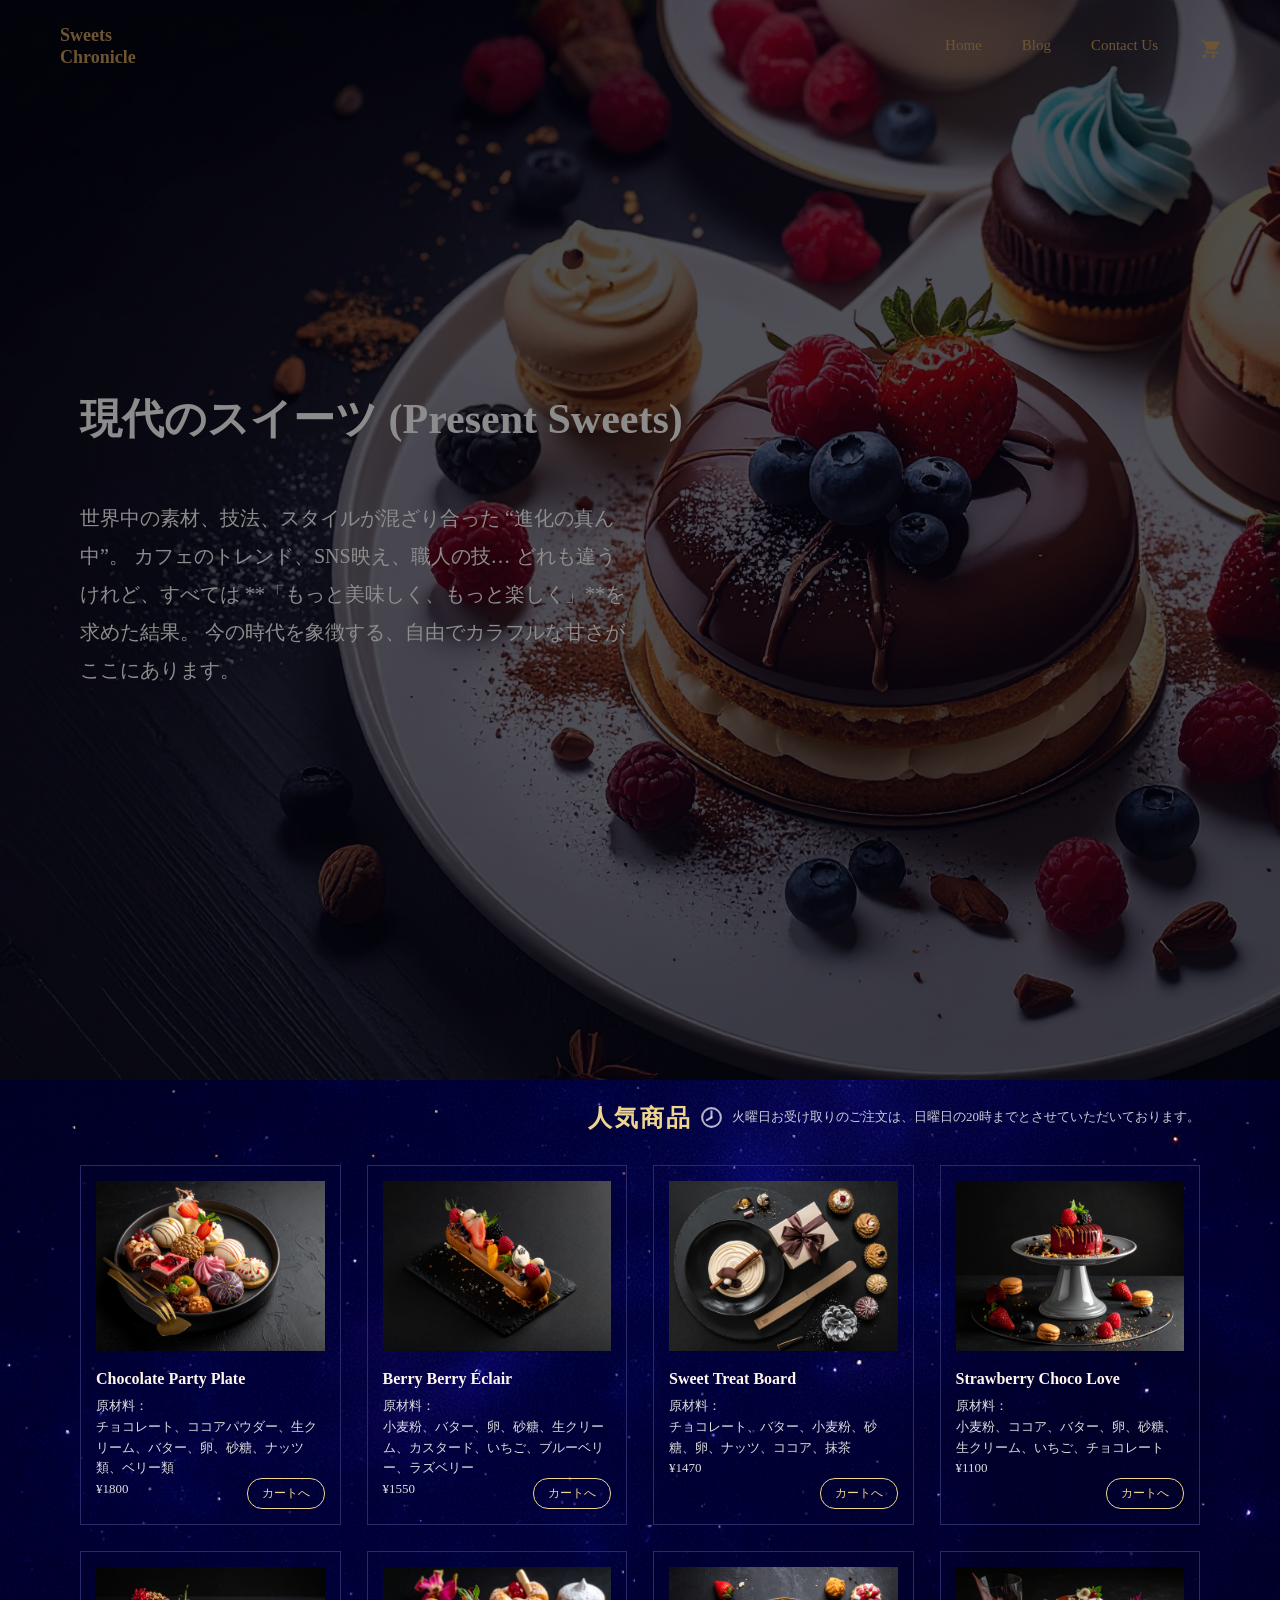
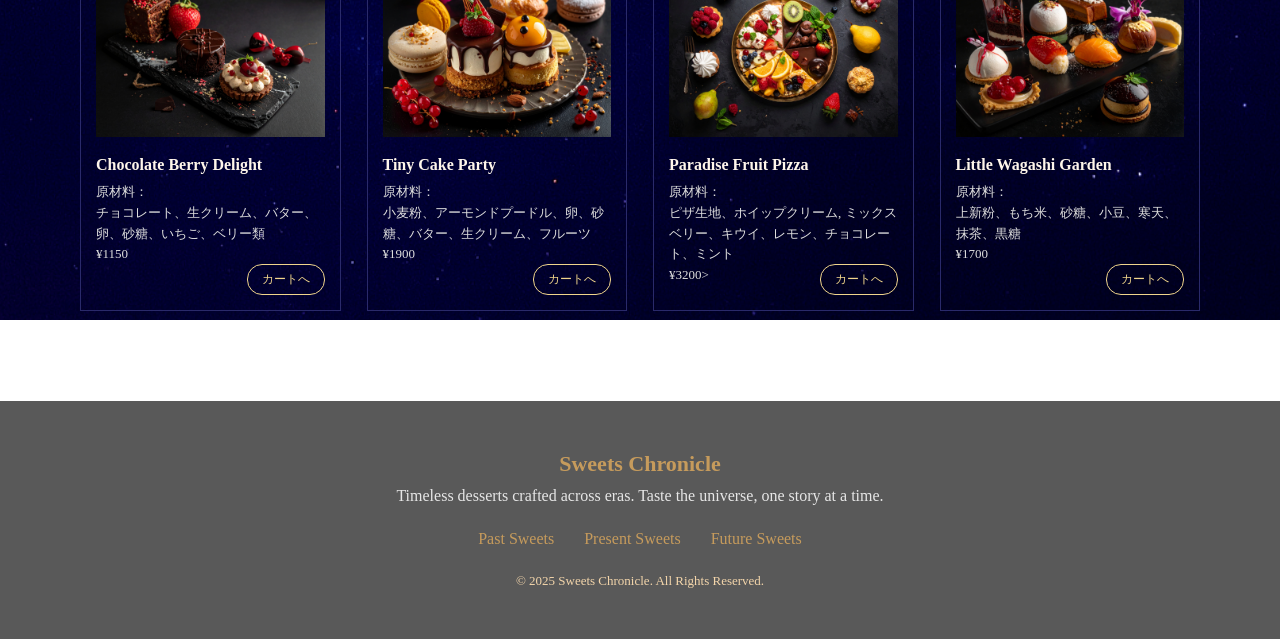
<file: presentsweets.html>
<!DOCTYPE html>
<html lang="en">

<head>
    <meta charset="UTF-8" />
    <meta name="viewport" content="width=device-width, initial-scale=1.0" />
    <title>Sweets Chronicle</title>
    <link rel="stylesheet" href="style.css" />
</head>

<body>
    <section class="ordermenupresent">
       <div class="ordermenu-overlay"></div>
    <header class="ordermenu-header">
        <nav class="top-menu">
            <div class="logo">Sweets<br>Chronicle</div>

            <!-- Mobile Menu Button -->
            <div class="menu-btn" id="menu-btn">☰</div>

            <ul id="navMenu">
                <li><a href="index.html">Home</a></li>
                <li><a href="blog.html">Blog</a></li>
                <li><a href="contact.html">Contact Us</a></li>
                <li>
                    <a href="cart.html" class="cart-link" aria-label="Cart">
                        <svg class="cart-icon" viewBox="0 0 24 24" aria-hidden="true">
                            <path d="M7 4h-2l-1 2h2l3.6 7.6-1.35 2.45
                                c-.16.28-.25.61-.25.95
                                0 1.1.9 2 2 2h12v-2h-12
                                c-.14 0-.25-.11-.25-.25l.03-.12.9-1.63h7.45
                                c.75 0 1.41-.41 1.75-1.03l3.58-6.49
                                c.08-.14.12-.31.12-.48
                                0-.55-.45-1-1-1h-16zm0 16
                                c-1.1 0-1.99.9-1.99 2
                                s.89 2 1.99 2
                                2-.9 2-2-.9-2-2-2zm10
                                0c-1.1 0-1.99.9-1.99 2
                                s.89 2 1.99 2
                                2-.9 2-2-.9-2-2-2z" />
                        </svg>
                    </a>
                </li>
            </ul>
        </nav>
    </header>

    <!-- ORDERMENU SECTION -->
        <div class="ordermenu-content">

            <h2>現代のスイーツ (Present Sweets)</h2> <br><br>
            <p> 
                世界中の素材、技法、スタイルが混ざり合った “進化の真ん中”。
                カフェのトレンド、SNS映え、職人の技…
                どれも違うけれど、すべては
                **「もっと美味しく、もっと楽しく」**を求めた結果。
                今の時代を象徴する、自由でカラフルな甘さがここにあります。
            </p>
        </div>
        </section>
    <!-- POPULAR TITLE BAR -->
    <section class="popular-bar">
        <h2>人気商品</h2>
        
        <div class="notice">
        <p class="inline-text">
            <svg class="inline-icon" viewBox="0 0 24 24" aria-hidden="true">
                <circle cx="12" cy="12" r="9" fill="none" stroke="currentColor" stroke-width="2" />
                <line x1="12" y1="12" x2="7.5" y2="14.5" stroke="currentColor" stroke-width="2" stroke-linecap="round" />
                <line x1="12" y1="12" x2="12" y2="6" stroke="currentColor" stroke-width="2" stroke-linecap="round" />
            </svg>
                火曜日お受け取りのご注文は、日曜日の20時までとさせていただいております。
        </p>
        </div>
        </section>
        
        <!-- PRODUCTS -->
         <section class="products">
            <div class="product-grid">
            <!-- 8 PRODUCT BOXES -->
            <div class="product-card">
                <img src="Images/presentsweets1.jpg">
                    <h4 class="product-name">Chocolate Party Plate</h4>
                    <p class="ingredients">原材料： <br>
                    チョコレート、ココアパウダー、生クリーム、バター、卵、砂糖、ナッツ類、ベリー類</p>
                    <p class="product-price">¥1800</p>
                     <a href="cart.html"
                    class="cart-btn"
                    data-id="present01"
                    data-name="Chocolate Party Plate"
                    data-price="1800"
                    data-image="Images/presentsweets1.jpg">カートへ
                </a>
                </div>

            <div class="product-card">
                <img src="Images/presentsweets2.jpg">
                    <h4 class="product-name">Berry Berry Éclair</h4>
                    <p class="ingredients">原材料： <br>
                    小麦粉、バター、卵、砂糖、生クリーム、カスタード、いちご、ブルーベリー、ラズベリー</p>
                    <p class="product-price">¥1550</p>
                    <a href="cart.html"
                    class="cart-btn"
                    data-id="present02"
                    data-name="Berry Berry Éclair"
                    data-price="1550"
                    data-image="Images/presentsweets2.jpg">カートへ
                </a>
                </div>

            <div class="product-card">
                <img src="Images/presentsweets3.jpg">
                    <h4 class="product-name">Sweet Treat Board</h4>
                    <p class="ingredients">原材料： <br>
                    チョコレート、バター、小麦粉、砂糖、卵、ナッツ、ココア、抹茶</p>
                    <p class="product-price">¥1470</p>
                    <a href="cart.html"
                    class="cart-btn"
                    data-id="present03"
                    data-name="Sweet Treat Board"
                    data-price="1470"
                    data-image="Images/presentsweets3.jpg">カートへ
                </a>
                </div>

            <div class="product-card">
                <img src="Images/presentsweets4.jpg">
                    <h4 class="product-name">Strawberry Choco Love</h4>
                   <p class="ingredients">原材料： <br>
                     小麦粉、ココア、バター、卵、砂糖、生クリーム、いちご、チョコレート</p>
                    <p class="product-price">¥1100</p>
                     <a href="cart.html"
                    class="cart-btn"
                    data-id="present04"
                    data-name="Strawberry Choco Love"
                    data-price="1100"
                    data-image="Images/presentsweets4.jpg">カートへ
                </a>
            </div>

            <div class="product-card">
                <img src="Images/presentsweets5.jpg">
                    <h4 class="product-name">Chocolate Berry Delight</h4>
                    <p class="ingredients">原材料： <br>
                    チョコレート、生クリーム、バター、卵、砂糖、いちご、ベリー類 </p>
                    <p class="product-price">¥1150</p>
                    <a href="cart.html"
                    class="cart-btn"
                    data-id="present05"
                    data-name="Chocolate Berry Delight"
                    data-price="1150"
                    data-image="Images/presentsweets5.jpg">カートへ
                </a>
                </div>

            <div class="product-card">
                <img src="Images/presentsweets6.jpg">
                    <h4 class="product-name">Tiny Cake Party</h4>
                    <p class="ingredients">原材料： <br>
                    小麦粉、アーモンドプードル、卵、砂糖、バター、生クリーム、フルーツ</p>
                    <p class="product-price">¥1900</p>
                   <a href="cart.html"
                    class="cart-btn"
                    data-id="present06"
                    data-name="Tiny Cake Party"
                    data-price="1900"
                    data-image="Images/presentsweets6.jpg">カートへ
                </a>
                </div>
            
            <div class="product-card">
                <img src="Images/presentsweets7.jpg">
                    <h4 class="product-name">Paradise Fruit Pizza</h4>
                   <p class="ingredients">原材料： <br>
                    ピザ生地、ホイップクリーム, ミックスベリー、キウイ、レモン、チョコレート、ミント</p>
                    <p class="product-price">¥3200></p>
                    <a href="cart.html"
                    class="cart-btn"
                    data-id="present07"
                    data-name="Paradise Fruit Pizza"
                    data-price="3200"
                    data-image="Images/presentsweets7.jpg">カートへ
                </a>
                </div>

            <div class="product-card">
                <img src="Images/presentsweets8.jpg">
                    <h4 class="product-name">Little Wagashi Garden</h4>
                    <p class="ingredients">原材料： <br>
                    上新粉、もち米、砂糖、小豆、寒天、抹茶、黒糖</p>
                    <p class="product-price">¥1700</p>
                    <a href="cart.html"
                    class="cart-btn"
                    data-id="present08"
                    data-name="Little Wagashi Garden"
                    data-price="1700"
                    data-image="Images/presentsweets8.jpg">カートへ
                </a>
                </div>
        
        </div>
    </section>

    <!-- FOOTER -->
    <footer>
        <div class="footer-inner">
            <div class="footer-title">Sweets Chronicle</div>
            <p class="footer-desc">
                Timeless desserts crafted across eras.
                Taste the universe, one story at a time.
            </p>

            <div class="footer-links">
                <a href="pastsweets.html">Past Sweets</a>
                <a href="presentsweets.html">Present Sweets</a>
                <a href="futuresweets.html">Future Sweets</a>
            </div>

            <p class="copyright">
                © 2025 Sweets Chronicle. All Rights Reserved.
            </p>
        </div>
    </footer>

    <!-- Mobile Menu Toggle Script -->
    <script src="add-to-cart.js"> </script>
    <script>
document.addEventListener("DOMContentLoaded", () => {
  const btn = document.getElementById("menu-btn");
  const menu = document.querySelector("header nav");

  if (!btn || !menu) return;

  btn.addEventListener("click", () => {
    menu.classList.toggle("active");
  });
});
</script>

</body>

</html>
</file>
<file: style.css>
* {
    margin: 0;
    padding: 0;
    box-sizing: border-box;
}

body {
    font-family: "Times New Roman", serif;
    color: #FFF6EB;

    background-image: url("./Images/backgroundimage.png");
    background-repeat: no-repeat;
    background-position: center top;
    background-size: cover;
    background-attachment: fixed;

    min-height: 100vh;
}

/* ---------- NAVIGATION ---------- */
.top-menu {
    display: flex;
    justify-content: space-between;
    padding: 25px 60px;
    align-items: center;
    position: relative;
}

.logo {
    font-size: 18px;
    line-height: 1.2;
    color: #C69B5C;
    font-weight: bold;
}

/* Desktop Menu */
.top-menu ul {
    display: flex;
    list-style: none;
    gap: 40px;
}

.top-menu a {
    text-decoration: none;
    color: #C69B5C;
    font-size: 15px;
}

/* Mobile Menu Button */
.menu-btn {
    display: none;
    font-size: 28px;
    color: #F4D6AB;
    cursor: pointer;
}

/* Mobile Hidden Menu */
#navMenu.open {
    display: flex;
}

/* ---------- MAIN TITLE ---------- */
.main-title {
    text-align: center;
    margin-top: 50px;
    font-size: 18px;
    color: #F4D6AB;
    letter-spacing: 2px;
}

/* ---------- HERO ---------- */
.hero {
    position: relative;
    max-height: 480px;
    overflow: hidden;
    text-align: center;
    margin-top: 0px;
    align-items: center;
    justify-content: center;
    display: flex;
    gap: 50px;
}

.cake-img {
    width: 280px;
    max-width: 80%;
    margin-top: 30px;
}

.cake-img:hover {
    transform: scale(1.1);
    cursor: pointer;
}

.btn-enter {
    position: relative;
    display: inline-block;
    padding: 12px 35px;
    background: rgba(0, 0, 0, 0.6);
    border: 1px solid #C0750F;
    color: #F4D6AB;
    border-radius: 25px;
    text-decoration: none;
    font-size: 16px;
    cursor: pointer;
    transition: 0.3s;
}

.btn-enter:hover {
    background: #F4D6AB;
    color: #050814;
}

/* ---------- ABOUT ---------- */
.about {
    text-align: center;
    margin: 80px auto;
    width: 70%;
    max-width: 800px;
    line-height: 1.8;
}

.about h2 {
    font-size: 20px;
    margin-bottom: 20px;
    color: #F4D6AB;
}

/* ---------- RECOMMEND ---------- */
.recommend {
    text-align: center;
    margin-bottom: 100px;
    color: #F4D6AB;
}

.items {
    display: flex;
    justify-content: center;
    gap: 40px;
    margin-top: 30px;
}

.item {
    position: relative;
    transition: transform 0.3s ease, box-shadow 0.3s ease;
}

.item:hover {
    transform: translateY(-6px) scale(1.02);
    box-shadow: 0 16px 30px rgba(0, 0, 0, 0.35);
}
.slider {
  position: relative;
  width: 360px;
  aspect-ratio: 4 / 3;
}

.slider img {
  position: absolute;
  inset: 0;
  width: 100%;
  height: 100%;
  object-fit: cover;
  border-radius: 14px;
  opacity: 0;
  animation: fadeSlider 9s infinite;
}

.slider img:nth-child(1) { animation-delay: 0s; }
.slider img:nth-child(2) { animation-delay: 3s; }
.slider img:nth-child(3) { animation-delay: 6s; }

@keyframes fadeSlider {
  0% { opacity: 0; }
  10% { opacity: 1; }
  30% { opacity: 1; }
  40% { opacity: 0; }
  100% { opacity: 0; }
}
/* Labels */
.label {
    position: absolute;
    top: 12px;
    left: 12px;
    padding: 6px 12px;
    font-size: 12px;
    font-weight: bold;
    border-radius: 6px;
    z-index: 10;
}

.item:hover .label {
  transform: scale(1.08);
}

.red {
    background: red;
}

.gold {
    background: gold;
    color: black;
}

.item:hover .label.red {
  background: #ff5252;
}

.item:hover .label.gold {
  background: #ffd54f;
}

/* ---------- BLOG ---------- */
.blog {
    display: grid;
    grid-template-columns: 360px 1fr;
    column-gap: 60px;
    row-gap: 120px;
    max-width: 1100px;
    margin: 0 auto;
}

.category-title {
    font-size: 30px;
    margin-bottom: 40px;
    color: #F4D6AB;
}

/* Section */
.blog-section {
    display: contents;
    gap: 60px;
    align-items: flex-start;
    margin: 0 auto 40px auto;
    justify-content: center;
}

.category-title {
  margin-bottom: 1px;
}

/* Image */
.image-box {
    grid-column: 1;
    text-align: center;
}

.image-box img {
    width: 320px;
    height: 260px;
    border-radius: 16px;
    object-fit: cover;
    display: block;
    box-shadow: 0 0 35px rgba(255, 215, 150, 0.35);
}

/* ===== Slider ===== */

.slider {
  position: relative;
  width: 320px;
  height: 260px;
  margin: 0 auto;
  overflow: hidden;
  border-radius: 16px;
}

/* All images stacked */
.slider img {
  position: absolute;
  width: 100%;
  height: 100%;
  object-fit: cover;
  opacity: 0;
  animation: fadeSlider 9s infinite;
}

/* Delay for each image */
.slider img:nth-child(1) {
  animation-delay: 0s;
}

.slider img:nth-child(2) {
  animation-delay: 3s;
}

.slider img:nth-child(3) {
  animation-delay: 6s;
}

/* Fade animation */
@keyframes fadeSlider {
  0% { opacity: 0; }
  10% { opacity: 1; }
  30% { opacity: 1; }
  40% { opacity: 0; }
  100% { opacity: 0; }
}

.image-label {
    margin-top: 10px;
    font-size: 14px;
    color: #F4D6AB;
    text-align: center;
}

/* Text */
.text-box {
    max-width: 500px;
    grid-column: 2;
    align-self: center;
}

.text-box h3 {
    font-size: 22px;
    margin-bottom: 15px;
    color: #F4D6AB;
}

.text-box p {
    line-height: 1.8;
    margin-bottom: 26px;
}

/* Button */
.more-btn {
    background: transparent;
    border: 1px solid #C0750F;
    color: #F4D6AB;
    padding: 10px 30px;
    border-radius: 30px;
    cursor: pointer;
    transition: 0.3s;
    text-decoration: none;
}

.more-btn:hover {
    background: #F4D6AB;
    color: #050814;
}

/* ORDERMENU */
.ordermenu {

    background-image: url("Images/pastsweetscoverimage.jpg");
    background-size: cover;
    background-position: center;
    overflow: hidden;
    position: relative;
    height: 120vh;
    display: flex;
    flex-direction: column;
    justify-content: center;
    filter: brightness(55%);
}

.ordermenupresent {

    background-image: url("Images/presentsweetscoverimage1.jpg");
    background-size: cover;
    background-position: center;
    overflow: hidden;
    position: relative;
    height: 120vh;
    display: flex;
    flex-direction: column;
    justify-content: center;
    filter: brightness(55%);
}

.ordermenufuture {

    background-image: url("Images/futuresweetscoverimage1.jpg");
    background-size: cover;
    background-position: center;
    overflow: hidden;
    position: relative;
    height: 120vh;
    display: flex;
    flex-direction: column;
    justify-content: center;
    filter: brightness(55%);
}

/* Overlay */
.ordermenu-overlay {
    position: absolute;
    inset: 0;
    background: rgba(10, 10, 40, 0.45);

}


.ordermenu-content {
    position: relative;
    z-index: 2;
    padding-left: 80px;
    color: #FFF;
}

.ordermenu-content h2 {
    font-size: 42px;
    margin-bottom: 16px;
}

.ordermenu-content p {
    font-size: 20px;
    line-height: 1.9;
    max-width: 550px;
}

.ordermenu-header {
    position: absolute;
    top: 0;
    left: 0;
    width: 100%;
    z-index: 3;
}

/* ----------POPULAR BAR ----------*/
.popular-bar {
    position: relative;
    bottom: 0;
    left: 0;
    width: 100%;
    height: 75px;
    justify-content: center;
    align-items: center;


    background: linear-gradient(to right,
            rgba (10, 20, 80, 0.9),
            rgba (20, 30, 120, 0.95));

    display: flex;
    align-items: center;

    padding: 0 80px;
    z-index: 10;
}

.popular-bar h2 {
    margin: 0;
    color: #f0d58c;
    letter-spacing: 2px;

}

.notice {
    position: absolute;
    right: 80px;
}

.inline-text {
    display: flex;
    align-items: center;
    gap: 8px;
    font-size: 13px;
    line-height: 1.6;
    color: rgba(255, 255, 255, 0.8);
}

.inline-icon {
    width: 25px;
    height: 25px;
    flex-shrink: 0;
    color: rgba(255, 255, 255, 0.7);
}

/* --------- PRODCUTS --------- */
.products {
    padding: 10px 80px;
}

.product-grid {
    display: grid;
    grid-template-columns: repeat(4, 1fr);
    gap: 26px;
}

/* ---------- PRODUCT-CARD ---------- */

.product-card {
    position: relative;
    height: 360px;
    padding: 15px;
    background: transparent;
    border: 1px solid #2a2a6a;
}

.product-card img {
    width: 100%;
    height: 170px;
    object-fit: cover;
}

.product-card h4 {
    background: transparent;
    margin: 15px 0 8px;
    font-size: 16px;
}

.product-card p {
    font-size: 13px;
    line-height: 1.6;
    color: #ddd;
}

/* ---------- CART BUTTON ---------- */
.cart-btn {
    position: absolute;
    right: 15px;
    bottom: 15px;
    padding: 6px 14px;
    font-size: 12px;
    border: 1px solid #f0d58c;
    color: #f0d58c;
    text-decoration: none;
    transition: 0.3s;
    border-radius: 15px;
    cursor: pointer;
}

.cart-btn:hover {
    background: #f0d58c;
    color: #000;
}

.cart-icon {
    width: 22px;
    height: 22px;
    fill: currentColor;
}

.cart-link {
    display: flex;
    align-items: center;
}

/* Contact Section */
.contact-section {
    padding: 80px 60px;
}

/* Cards */
.cards {
    display: grid;
    grid-template-columns: repeat(3, 1fr);
    gap: 40px;
    margin-bottom: 80px;
}

.card img {
    width: 100%;
    height: 60vh;
    object-fit: cover;
    border-radius: 10px;
}

.card img:hover {
    transform: scale(1.05);
    cursor: pointer;
}

.card h3 {
    margin: 20px 0 10px;
    font-size: 22px;
    color: #f5d98b;
}

.card p {
    font-size: 14px;
    line-height: 1.7;
    color: #ccc;
}

.card a {
    text-decoration: none;
    color: inherit;
}

/* Bottom Area */
.bottom-area {
    display: grid;
    grid-template-columns: 2fr 1fr;
    gap: 80px;
}

/* Newsletter */
.newsletter h4,
.info h4 {
    font-size: 22px;
    margin-bottom: 15px;
    color: #f5d98b;
}

.newsletter p {
    font-size: 14px;
    margin-bottom: 20px;
    color: #bbb;
}

form {
    display: flex;
    max-width: 420px;
}

input {
    flex: 1;
    padding: 12px;
    border: none;
    outline: none;
}

button {
    padding: 12px 20px;
    border: none;
    background: #f5d98b;
    color: #000;
    cursor: pointer;
    font-weight: bold;
}

.social {
    margin-top: 25px;
    display: flex;
    gap: 15px;
    font-size: 18px;
}

.social a {
    color: #f5d98b;
    font-size: 18px;
    margin-right: 18px;
    transition: 0.3s;
}

.social a:hover {
    color: #ffffff;
    transform: scale(1.2);
}

/* Info */
.info p {
    font-size: 14px;
    margin-bottom: 15px;
    color: #bbb;
}

.info .link {
    text-decoration: underline;
    cursor: pointer;
}

/* Cart Section */
.cart {
  display: grid;
  grid-template-columns: 2fr 1fr;
  gap: 40px;
  max-width: 1200px;
  margin: 80px auto;
  padding: 0 20px;
}

.cart-item {
  display: grid;
  grid-template-columns: 120px 1fr auto;
  gap: 20px;
  align-items: center;

  background: rgba(255, 215, 150, 0.05);
  padding: 20px;
  border-radius: 14px;
  margin-bottom: 20px;
}

.cart-item img {
  width: 120px;
  height: 120px;
  object-fit: cover;
  border-radius: 12px;
}

.item-info h4{
  margin-bottom: 6px;
}

.price {
    opacity: 0.8;
    margin-bottom: 10px;
}

.quantity-control {
    display: flex;
    align-items: center;
    gap: 10px;
}

.quantity-control button {
  width: 32px;
  height: 32px;
  display: flex;
  align-items: center;
  justify-content: center;
  font-size: 18px;
  line-height: 1;
  border-radius: 50%;
  margin-top: 8px;
  border: none;
  cursor: pointer;
}

.remove {
  background: none;
  border: none;
  cursor: pointer;

  display: flex;
  align-items: center;
  justify-content: center;
}

.remove i {
  font-size: 16px;
  color: #f3f1f1;
}

.remove:hover i {
  color: #e74c3c;
}

.order-summary {
  background: rgba(255,255,255,0.08);
  padding: 30px;
  border-radius: 16px;
  height: fit-content;
}

.summary-row {
  display: flex;
  justify-content: space-between;
  margin: 16px 0;
}

.summary-row.total {
  font-weight: bold;
  font-size: 18px;
}

.coupon {
  display: flex;
  gap: 10px;
  margin: 20px 0;
}

.coupon input {
  flex: 1;
  padding: 8px;
}

.checkout-btn {
  width: 100%;
  padding: 14px;
  border-radius: 30px;
  border: none;
  cursor: pointer;
  margin-top: 20px;
}

/* Mobile */
@media (max-width: 900px) {
  .cart-page {
    grid-template-columns: 1fr;
  }
}

/* ---------- FOOTER ---------- */
footer {
    background: rgba(0, 0, 0, 0.65);
    padding: 50px 20px;
    margin-top: 80px;
    color: #F4D6AB;
}

.footer-inner {
    text-align: center;
}

.footer-title {
    font-size: 22px;
    font-weight: bold;
    color: #C69B5C;
}

.footer-desc {
    color: white;
    opacity: 0.85;
    margin: 10px 0 25px;
}

.footer-links {
    display: flex;
    justify-content: center;
    gap: 30px;
    margin-bottom: 25px;
}

.footer-links a {
    color: #C69B5C;
    text-decoration: none;
}

.footer-links a:hover {
    text-decoration: underline;
}

.copyright {
    font-size: 13px;
}

/* --------------------------------------------------
   RESPONSIVE DESIGN
-------------------------------------------------- */

/* ---------- Tablet (900px) ---------- */
@media screen and (max-width: 900px) {

  header {
    height: auto;
    min-height: unset;
    overflow: visible;
    position: relative;
    padding: 30px;
  }

  /* Navigation */
  .top-menu {
    padding: 20px 40px;
    gap: 16px;
    position: relative;
    z-index: 10;
  }

  .top-menu a {
    font-size: 15px;
    color: #C69B5C;
  }

  /* Main title */
  
  main.blog {
    grid-template-columns: repeat(2,1fr);
    gap: 30px;
    padding: 40px 30px;
  }

  .category-title {
    font-size: 22px;
    text-align: center;
  }

  .more-btn {
    position: relative;
    bottom: auto;
    margin-top: 24px;
    align-self: center;
    display: none;
    }

  /* Hero section */
  .hero {
    flex-direction: column;
    align-items: center;
    gap: 24px;
    text-align: center;
    margin-top: 20px;
  }

  .hero img {
    width: 80%;
    max-width: 400px;
    height: auto;
  }

  section {
    padding: 40px 30px;
  }

    .ordermenu {
        height: auto;
        min-height: 70vh;
        padding: 80px 0;
    }

    .ordermenu-content {
        padding-left: 60px;
        padding-right: 60px;
        text-align: left;
    }

    .ordermenu-content h2 {
        font-size: 36px;
    }

    .ordermenu-content p {
        font-size: 18px;
        max-width: 85%;
        line-height: 1.7;
    }

    .products {
        padding: 40px 40px;
    }

    .product-grid {
        grid-template-columns: repeat(2, 1fr);
        gap: 25px;
    }

    .product-card {
        height: auto;
        min-height: 400px;
        padding-bottom: 70px;
    }

    .popular-bar {
        padding: 0 40px;
        display: flex;
        justify-content: space-between;
    }

    .notice {
        position: relative;
        right: 0;
    }

    /* Contact Section */

  .contact-section {
    padding: 40px 20px;
  }

  .cards {
    display: grid;
    grid-template-columns: repeat(2, 1fr);
    gap: 20px;
  }

  .card img {
    width: 100%;
    height: auto;
    border-radius: 10px;
  }

  .card h3 {
    font-size: 18px;
    text-align: center;
  }

  .card p {
    font-size: 14px;
    line-height: 1.6;
    text-align: center;
  }
  
    .bottom-area {
    display: grid;
    grid-template-columns: 1fr;
    justify-content: center;
    gap: 30px;
    place-items: center;
    margin-top: 40px;
    text-align: center;
  }

  .bottom-area form {
    width: 100%;
    max-width: 420px;            
    margin: 0 auto;
  }

  .bottom-area .social {
    display: flex;
    justify-content: center;
    align-items: center;
    gap: 22px;
    width: 100%;
  }

  .bottom-area h3 {
    margin-top: 18px;
    text-align: center;
    width: 100%;
  }

  /* Cart Section */
  .cart {
    grid-template-columns: 1fr;
  }

  .order-summary {
    margin-top: 2rem;
  }

  .cart-item {
    grid-template-columns: 100px 1fr auto;
    gap: 0.75rem;
  }

  .cart-item img {
    max-width: 100px;
  }

  .order-summary {
    max-width: 480px;
    margin: 2rem auto 0;
  }

  /* Coupon container */
  .coupon {
    max-width: 420px;
    margin: 1rem auto;
    display: flex;
    gap: 0.5rem;
  }

  .coupon input {
    flex: 1;
  }

  .coupon button {
    white-space: nowrap;
    padding: 0.5rem 0.75rem;
  }

  /* 注文する button */
  .checkout-btn {
    width: 70%;
    max-width: 320px;
    margin: 1.5rem auto 0;
    display: block;
  }
}

/* ---------- Mobile (600px) ---------- */

@media screen and (max-width: 600px) {

  header {
    position: relative;
    height: auto;
    min-height: auto;
    overflow: visible;
    padding-top: 20px;
    z-index: 1000;
  }

  /* Navigation */

  .menu-btn {
    display: block;
    font-size: 26px;
    cursor: pointer;
  }

  .top-menu {

    flex-direction: column;
    width: 100%;
    padding: 16px 20px;
  }

  .top-menu a {
    display: none;
    color: #C69B5C;
    font-size: 14px;
  }

  .top-menu.active a {
    display: flex;
    text-align: center;
    padding: 10px 0;
  }

  /* Main title */
  main.blog {
    grid-template-columns: 1fr;
    gap: 24px;
    padding: 30px 20px;
  }

  .blog-section {
  display: flex;
  flex-direction: column;
}

  .category-title {
    font-size: 20px;
  }

  .more-btn {
    position: relative;
    display: inline-block;
    bottom: auto;
    margin: 20px auto 0;
    width: fit-content;
    text-align: center;
    z-index: 10;
  }

  .text-box {
    display: block;
    position: relative;
    z-index: 5;
    padding: 20px;
  }
  /* Hero section */
  .hero {
    position: relative;
    margin-top: 20px;
  }

  .hero img {
    width: 100%;
    max-width: 320px;
  }

  .hero-text {
    font-size: 14px;
  }

  section {
    padding: 30px 16px;
  }

  /* Contact Section */

  .bottom-area {
    display: grid;
    grid-template-columns: 1fr;
    justify-items: center;
    gap: 32px;
    margin-top: 30px;
    padding: 0 10px;
  }

  .bottom-area form {
    width: 100%;
    max-width: 100%;
    margin: 0 auto;
  }

  .bottom-area .social {
    display: flex;
    justify-content: center; 
    align-items: center;
    gap: 18px;
    width: 100%;
  }

  .bottom-area h3 {
    margin-top: 14px;
    font-size: 16px;
    text-align: center;
    width: 100%;
  }

  /* Cart Section */
   .cart {
    padding: 1rem;
    gap: 1.5rem;
  }

  /* Order summary becomes full-width card */
  .order-summary {
    max-width: 100%;
    margin: 0;
    padding: 1.25rem;
    border-radius: 12px;
  }

  .order-summary h3 {
    text-align: center;
    margin-bottom: 1rem;
  }

  /* Summary rows */
  .summary-row {
    display: flex;
    justify-content: space-between;
    font-size: 0.95rem;
    margin-bottom: 0.75rem;
  }

  .summary-row.total {
    font-size: 1.05rem;
    font-weight: 600;
    margin-top: 1rem;
  }

  /* Coupon section */
  .coupon {
    width: 100%;
    display: flex;
    flex-direction: column;
    gap: 0.5rem;
    margin: 1rem 0;
  }

  .coupon input {
    width: 100%;
    padding: 0.6rem;
    font-size: 0.95rem;
  }

  .coupon button {
    width: 100%;
    padding: 0.6rem;
    font-size: 0.95rem;
  }

  /* Checkout button */
  .checkout-btn {
    width: 100%;
    padding: 0.75rem;
    font-size: 1rem;
    margin-top: 1.25rem;
    border-radius: 8px;
  }
  
  /* Footer */
  footer {
    font-size: 12px;
    padding: 16px;
    text-align: center;
  }

    .ordermenu {
        height: auto;
        min-height: 80vh;
        padding: 100px 0 60px 0;
    }

    .ordermenu-header {
        padding-left: 20px;
        padding-right: 20px;
        display: flex;
        flex-direction: column;
        gap: 10px;
        text-align: center;
    }

    .ordermenu-content {
        padding-left: 40px;
        padding-right: 40px;
        display: flex;
        flex-direction: column;
        align-items: center;
        text-align: center;
    }

    .ordermenu-content p {
        font-size: 15px;
        line-height: 1.6;
        max-width: 90%;
        margin: 0 auto;
    }

    .ordermenu-content h2 {
        font-size: 28px;
    }

    .ordermenu-overlay {
        background: rgba(10, 10, 40, 0.7);
    }

    .popular-bar {
        flex-direction: column;
        height: auto;
        padding: 20px;
    }

    .notice {
        position: static;
        display: flex;
        justify-content: center;
    }

    .products {
        padding: 40px 20px;
    }

    .product-grid {
        grid-template-columns: 1fr;
        gap: 15px;
    }

    .product-card {
        height: auto;
        padding-bottom: 60px;
    }

    /* Hide normal menu */
    .top-menu ul {
        display: none;
        flex-direction: column;
        gap: 20px;
        margin-top: 20px;
        text-align: center;
    }

    .top-menu.active ul {
        display: flex;
    }

    .top-menu a {
    color: #C69B5C;
    font-size: 16px;
    text-align: center;
    }

    .main-title {
        font-size: 15px;
        padding: 0 10px;
    }

    .about {
        width: 90%;
    }

    .items {
        flex-direction: column;
        gap: 30px;
    }

    .footer-links {
        flex-direction: column;
        gap: 12px;
    }
}
</file>
